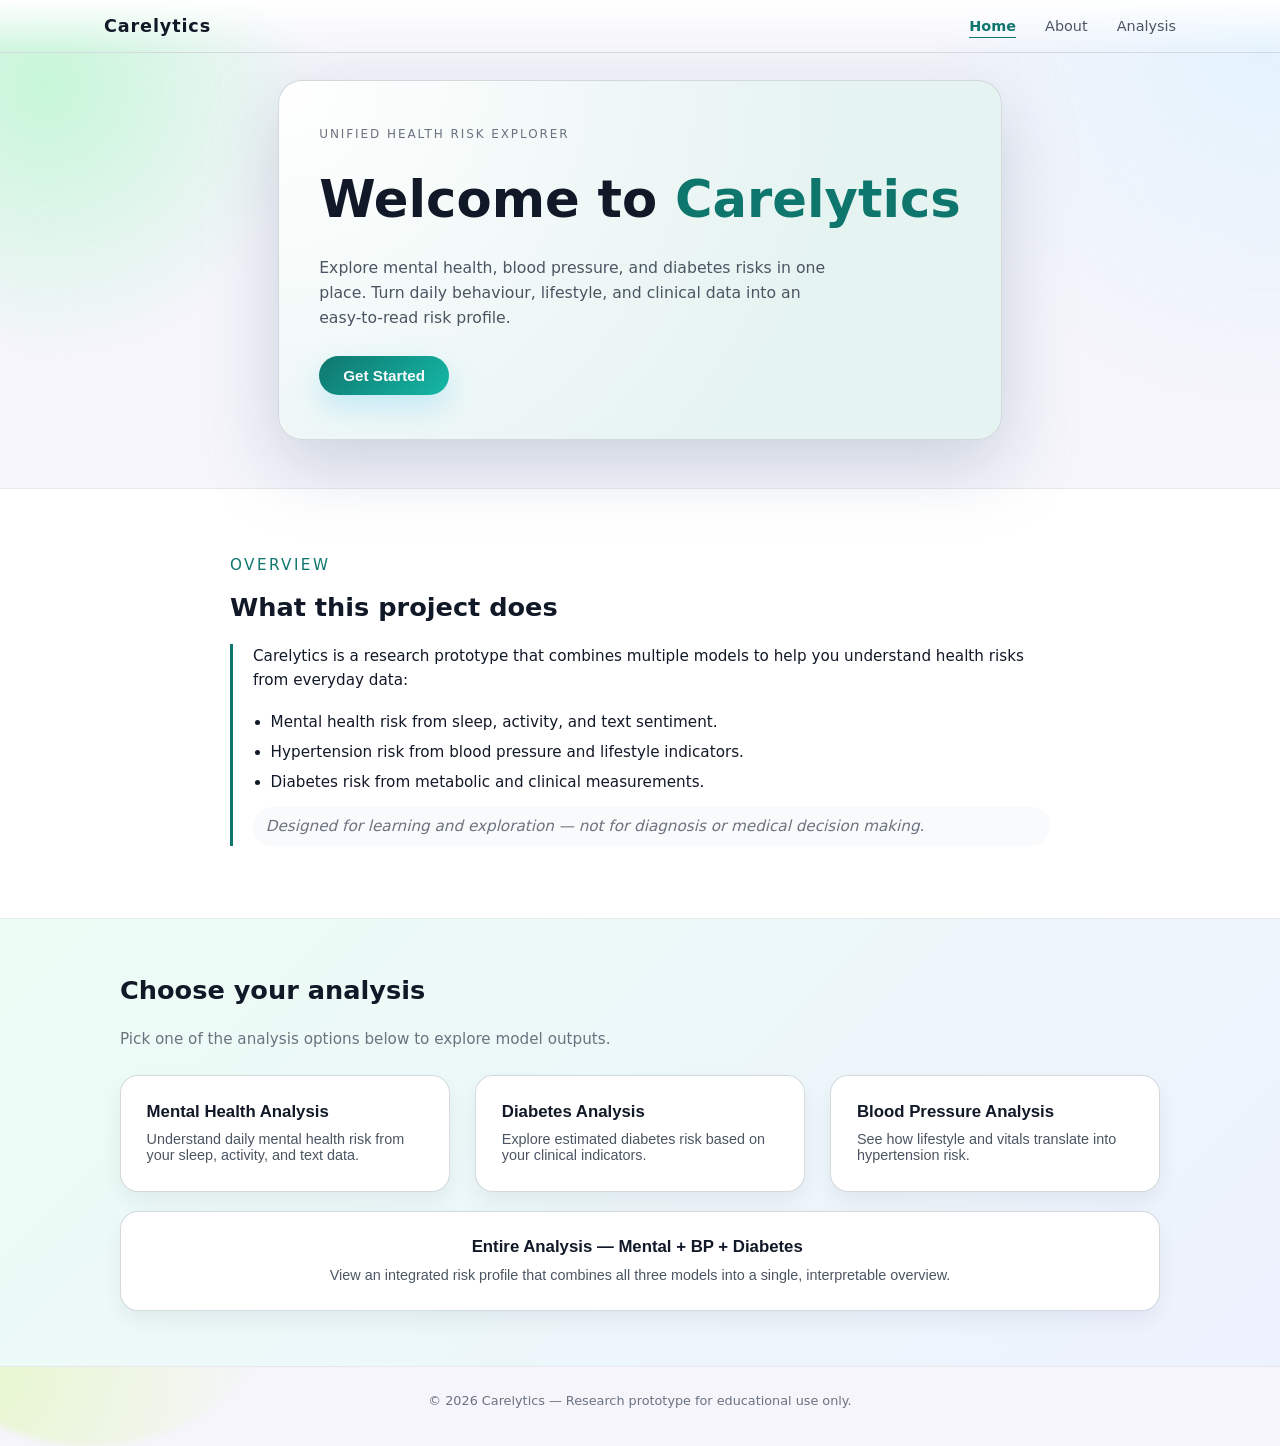
<file: FRONT_END/index.html>
<!doctype html>
<html lang="en">
  <head>
    <meta charset="UTF-8" />
    <meta name="viewport" content="width=device-width, initial-scale=1.0" />
    <title>Carelytics | Home</title>
    <link rel="stylesheet" href="styles_theme2.css" />
    <style>
      /* Home-page micro-interactions shared across themes */
      .scroll-cue {
        margin-top: 1.4rem;
        border: none;
        background: transparent;
        color: #6b7280;
        font-size: 0.78rem;
        letter-spacing: 0.16em;
        text-transform: uppercase;
        cursor: pointer;
        display: inline-flex;
        align-items: center;
        gap: 0.35rem;
        opacity: 0.9;
        transition:
          opacity 0.18s ease,
          transform 0.18s ease;
      }

      .scroll-cue:hover {
        opacity: 1;
        transform: translateY(2px);
      }

      .scroll-arrow {
        font-size: 0.9rem;
      }

      .nav-links a.is-active {
        color: #0f766e;
        font-weight: 600;
      }

      .nav-links a.is-active::after {
        width: 100%;
      }

      .card h3::after {
        content: "";
        display: inline-block;
        margin-left: 0.35rem;
        font-size: 0.85rem;
        opacity: 0;
        transform: translateX(-4px);
        transition:
          opacity 0.18s ease,
          transform 0.18s ease;
      }

      .card:hover h3::after {
        content: "\2192";
        opacity: 1;
        transform: translateX(0);
      }
    </style>
  </head>
  <body>
    <header class="nav">
      <div class="nav-inner">
        <div class="logo">Carelytics</div>
        <nav class="nav-links">
          <a href="#home">Home</a>
          <a href="#about">About</a>
          <a href="#analysis">Analysis</a>
        </nav>
      </div>
    </header>

    <main>
      <!-- Hero / Home section -->
      <section id="home" class="hero">
        <div class="hero-content">
          <p class="eyebrow">Unified Health Risk Explorer</p>
          <h1>Welcome to <span class="highlight">Carelytics</span></h1>
          <p class="subtitle">
            Explore mental health, blood pressure, and diabetes risks in one
            place. Turn daily behaviour, lifestyle, and clinical data into an
            easy-to-read risk profile.
          </p>
          <button class="primary-btn" onclick="scrollToSection('analysis')">
            Get Started
          </button>
        </div>
      </section>

      <!-- Brief intro section -->
      <section id="about" class="section about">
        <div class="section-inner about-inner">
          <p class="about-eyebrow">Overview</p>
          <h2>What this project does</h2>
          <div class="about-body">
            <p>
              Carelytics is a research prototype that combines multiple models
              to help you understand health risks from everyday data:
            </p>
            <ul>
              <li>
                Mental health risk from sleep, activity, and text sentiment.
              </li>
              <li>
                Hypertension risk from blood pressure and lifestyle indicators.
              </li>
              <li>Diabetes risk from metabolic and clinical measurements.</li>
            </ul>
            <p class="note">
              Designed for learning and exploration &mdash; not for diagnosis or
              medical decision making.
            </p>
          </div>
        </div>
      </section>

      <!-- Analysis options section -->
      <section id="analysis" class="section analysis">
        <div class="section-inner">
          <h2>Choose your analysis</h2>
          <p class="section-subtitle">
            Pick one of the analysis options below to explore model outputs.
          </p>

          <div class="card-grid">
            <button class="card" data-target="mental">
              <h3>Mental Health Analysis</h3>
              <p>
                Understand daily mental health risk from your sleep, activity,
                and text data.
              </p>
            </button>

            <button class="card" data-target="diabetes">
              <h3>Diabetes Analysis</h3>
              <p>
                Explore estimated diabetes risk based on your clinical
                indicators.
              </p>
            </button>

            <button class="card" data-target="bp">
              <h3>Blood Pressure Analysis</h3>
              <p>
                See how lifestyle and vitals translate into hypertension risk.
              </p>
            </button>
          </div>

          <div class="full-width-card-wrapper">
            <button class="card full-width" data-target="overall">
              <h3>Entire Analysis &mdash; Mental + BP + Diabetes</h3>
              <p>
                View an integrated risk profile that combines all three models
                into a single, interpretable overview.
              </p>
            </button>
          </div>
        </div>
      </section>
    </main>

    <footer class="footer">
      <p>
        &copy; <span id="year"></span> Carelytics &mdash; Research prototype for
        educational use only.
      </p>
    </footer>

    <script src="script.js"></script>
  </body>
</html>
</file>
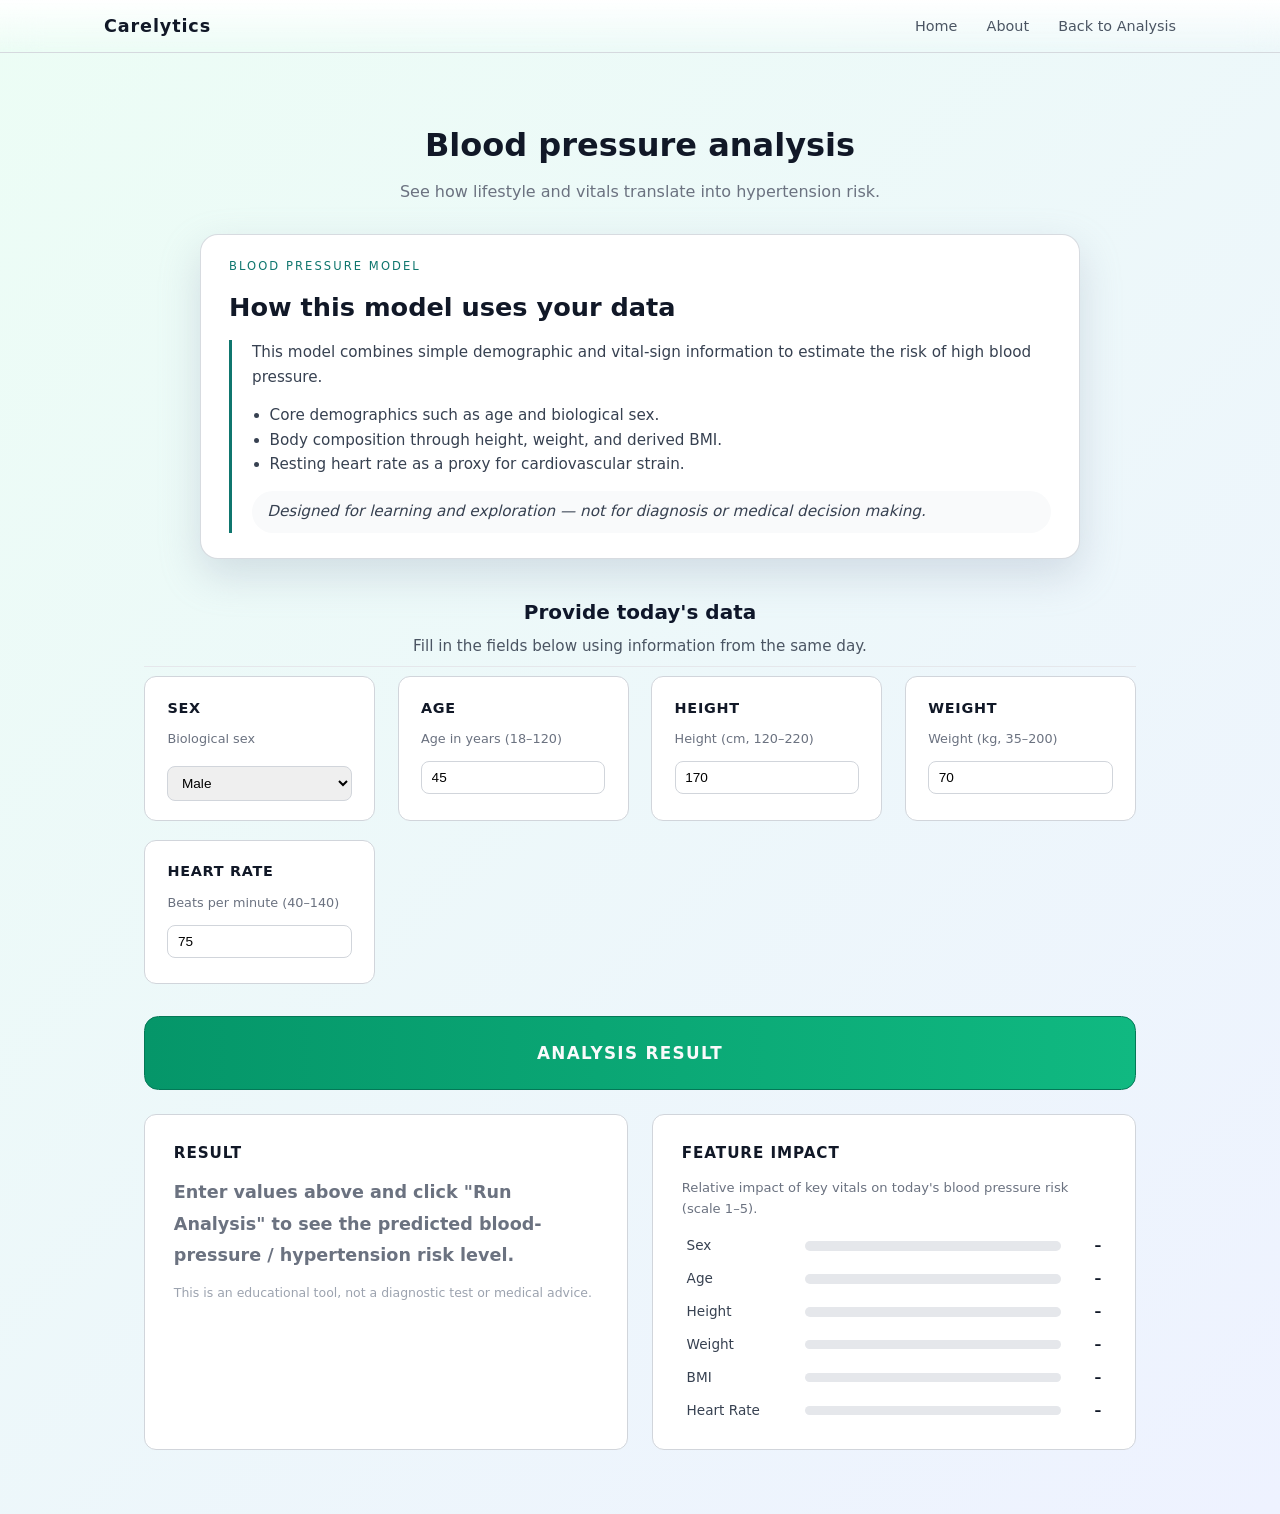
<file: FRONT_END/bp.html>
<!doctype html>
<html lang="en">
  <head>
    <meta charset="UTF-8" />
    <meta name="viewport" content="width=device-width, initial-scale=1.0" />
    <title>Carelytics | Blood Pressure Analysis</title>
    <link rel="stylesheet" href="styles_theme2.css" />
    <style>
      .analysis-page {
        padding-top: 5rem;
        min-height: 100vh;
        background: linear-gradient(135deg, #ecfdf5, #eef2ff);
      }

      .analysis-layout {
        max-width: 1040px;
        margin: 0 auto;
        padding: 2.5rem 1.5rem 4rem;
      }

      .analysis-title-block {
        margin-bottom: 1.8rem;
        text-align: center;
      }

      .analysis-title-block h1 {
        font-size: 2rem;
        font-weight: 700;
        letter-spacing: 0;
        text-transform: none;
        margin-bottom: 0.5rem;
      }

      .analysis-title-subtitle {
        font-size: 1rem;
        color: #6b7280;
      }

      .analysis-intro-block {
        max-width: 880px;
        margin: 0 auto 2.3rem;
        text-align: left;
      }

      .mh-intro-card {
        border-radius: 18px;
        padding: 1.4rem 1.75rem 1.6rem;
        background: #ffffff;
        border: 1px solid rgba(209, 213, 219, 0.85);
        box-shadow: 0 16px 40px rgba(148, 163, 184, 0.32);
      }

      .mh-intro-eyebrow {
        text-transform: uppercase;
        letter-spacing: 0.18em;
        font-size: 0.72rem;
        color: #0f766e;
        margin-bottom: 0.7rem;
      }

      .mh-intro-title {
        font-size: 1.6rem;
        margin: 0 0 0.8rem;
      }

      .mh-intro-body {
        border-left: 3px solid #0f766e;
        padding-left: 1.25rem;
        margin-top: 0.4rem;
      }

      .mh-intro-body p,
      .mh-intro-body li {
        font-size: 0.95rem;
        line-height: 1.6;
        color: #374151;
      }

      .mh-intro-body ul {
        margin: 0.9rem 0 0.6rem;
        padding-left: 1.1rem;
      }

      .mh-intro-note {
        font-size: 0.82rem;
        color: #6b7280;
        margin-top: 0.9rem;
        font-style: italic;
        background: #f9fafb;
        padding: 0.55rem 0.95rem;
        border-radius: 999px;
      }

      .analysis-input-heading {
        margin-top: 1.75rem;
        margin-bottom: 0.6rem;
        padding-bottom: 0.5rem;
        border-bottom: 1px solid #e5e7eb;
        text-align: center;
      }

      .analysis-input-heading h2 {
        margin: 0 0 0.35rem;
        font-size: 1.25rem;
        font-weight: 650;
        color: #0f172a;
      }

      .analysis-input-heading p {
        margin: 0;
        font-size: 0.95rem;
        color: #4b5563;
      }

      .inputs-grid {
        display: grid;
        grid-template-columns: repeat(auto-fit, minmax(200px, 1fr));
        gap: 1.2rem 1.4rem;
        margin-bottom: 2rem;
      }

      .input-card {
        border: 1px solid #d1d5db;
        border-radius: 0.75rem;
        background: #ffffff;
        padding: 1.2rem 1.4rem;
        min-height: 120px;
        display: flex;
        flex-direction: column;
        justify-content: space-between;
        transition:
          box-shadow 0.15s ease,
          transform 0.15s ease,
          border-color 0.15s ease,
          background-color 0.15s ease;
      }

      .input-card-title {
        font-size: 0.9rem;
        font-weight: 600;
        margin-bottom: 0.35rem;
        text-transform: uppercase;
        letter-spacing: 0.05em;
      }

      .input-card small {
        font-size: 0.8rem;
        color: #6b7280;
      }

      .input-card select,
      .input-card input {
        margin-top: 0.65rem;
        padding: 0.5rem 0.6rem;
        border-radius: 0.5rem;
        border: 1px solid #d1d5db;
        font-size: 0.85rem;
        width: 100%;
      }

      .input-card:hover {
        border-color: #0f766e;
        box-shadow: 0 18px 45px rgba(148, 163, 184, 0.55);
        transform: translateY(-4px);
        background: radial-gradient(circle at top left, #ffffff, #e0f2fe 65%);
      }

      .analysis-result-heading {
        text-align: center;
        margin-top: 0.5rem;
        background: linear-gradient(90deg, #059669, #10b981);
        color: #f9fafb;
        border: 1px solid #047857;
        cursor: pointer;
        display: flex;
        align-items: center;
        justify-content: center;
        gap: 0.5rem;
        border-radius: 0.9rem;
        padding: 1.4rem 1.6rem;
        margin-bottom: 1.5rem;
        transition:
          transform 0.1s ease,
          box-shadow 0.1s ease,
          background 0.15s ease;
      }

      .analysis-result-heading h2 {
        margin: 0;
        font-size: 1.05rem;
        letter-spacing: 0.08em;
        text-transform: uppercase;
      }

      .analysis-result-heading:hover {
        transform: translateY(-1px);
        box-shadow: 0 10px 25px rgba(4, 120, 87, 0.25);
        background: linear-gradient(90deg, #10b981, #22c55e);
      }

      .results-grid {
        display: grid;
        grid-template-columns: minmax(0, 2fr) minmax(0, 2fr);
        gap: 1.5rem;
        margin-top: 1.5rem;
      }

      .result-panel {
        border: 1px solid #d1d5db;
        border-radius: 0.75rem;
        background: #ffffff;
        padding: 1.6rem 1.8rem;
        min-height: 200px;
      }

      .result-panel h3 {
        font-size: 0.95rem;
        margin-bottom: 0.75rem;
        text-transform: uppercase;
        letter-spacing: 0.06em;
      }

      .result-placeholder {
        font-size: 0.85rem;
        color: #6b7280;
      }

      /* BP feature impact styling */
      .bp-impact-note {
        font-size: 0.82rem;
        color: #6b7280;
        margin-bottom: 0.9rem;
      }

      .bp-impact-bars {
        display: flex;
        flex-direction: column;
        gap: 0.5rem;
      }

      .bp-impact-row {
        display: grid;
        grid-template-columns: 110px minmax(0, 1fr) 32px;
        align-items: center;
        gap: 0.5rem;
        font-size: 0.85rem;
        padding: 0.1rem 0.3rem;
        border-radius: 0.6rem;
        transition:
          transform 0.15s ease,
          background-color 0.15s ease,
          box-shadow 0.15s ease;
      }

      .bp-impact-row:hover {
        transform: scale(1.02);
        background-color: #f9fafb;
        box-shadow: 0 6px 16px rgba(148, 163, 184, 0.35);
      }

      .bp-impact-label {
        font-weight: 500;
        color: #374151;
      }

      .bp-impact-bar-bg {
        position: relative;
        height: 0.6rem;
        border-radius: 999px;
        background: #e5e7eb;
        overflow: hidden;
        transition: height 0.15s ease;
      }

      .bp-impact-row:hover .bp-impact-bar-bg {
        height: 0.8rem;
      }

      .bp-impact-bar-fill {
        position: absolute;
        inset: 0;
        border-radius: 999px;
        width: 0%;
        transition: width 0.4s ease;
      }

      .bp-impact-bar-fill.score-1 {
        background: #22c55e;
      }

      .bp-impact-bar-fill.score-2 {
        background: linear-gradient(90deg, #22c55e, #eab308);
      }

      .bp-impact-bar-fill.score-3 {
        background: #eab308;
      }

      .bp-impact-bar-fill.score-4 {
        background: linear-gradient(90deg, #eab308, #ef4444);
      }

      .bp-impact-bar-fill.score-5 {
        background: #ef4444;
      }

      .bp-impact-score {
        font-weight: 600;
        color: #111827;
        text-align: right;
      }

      #bp-impact-panel {
        transition:
          transform 0.18s ease,
          box-shadow 0.18s ease,
          border-color 0.18s ease,
          background-color 0.18s ease;
      }

      #bp-impact-panel:hover {
        transform: translateY(-2px) scale(1.01);
        box-shadow: 0 18px 45px rgba(148, 163, 184, 0.45);
        border-color: #c4b5fd;
        background-color: #f9fafb;
      }

      /* Feature impact card risk colouring (aligned with result card) */
      #bp-impact-panel.risk-low {
        background: #ecfdf5;
        border-color: #16a34a;
      }

      #bp-impact-panel.risk-moderate {
        background: #fefce8;
        border-color: #eab308;
      }

      #bp-impact-panel.risk-high {
        background: #fef2f2;
        border-color: #ef4444;
      }

      /* Result risk colouring for blood pressure */
      #bp-result-panel {
        font-size: 1rem;
      }

      #bp-result {
        font-size: 1.1rem;
        line-height: 1.8;
        font-weight: 550;
      }

      .bp-extra {
        font-size: 0.9rem;
        color: #4b5563;
        margin-top: 0.7rem;
      }

      .bp-disclaimer {
        font-size: 0.78rem;
        color: #9ca3af;
        margin-top: 0.6rem;
      }

      #bp-result-panel.risk-low {
        background: #ecfdf5;
        border-color: #16a34a;
        color: #14532d;
      }

      #bp-result-panel.risk-low #bp-result {
        color: #14532d;
      }

      #bp-result-panel.risk-moderate {
        background: #fefce8;
        border-color: #eab308;
        color: #78350f;
      }

      #bp-result-panel.risk-moderate #bp-result {
        color: #78350f;
      }

      #bp-result-panel.risk-high {
        background: #fef2f2;
        border-color: #ef4444;
        color: #7f1d1d;
      }

      #bp-result-panel.risk-high #bp-result {
        color: #7f1d1d;
      }

      @media (max-width: 768px) {
        .analysis-layout {
          padding-inline: 1.25rem;
        }

        .results-grid {
          grid-template-columns: minmax(0, 1fr);
        }
      }
    </style>
  </head>
  <body>
    <header class="nav">
      <div class="nav-inner">
        <div class="logo">Carelytics</div>
        <nav class="nav-links">
          <a href="index.html#home">Home</a>
          <a href="index.html#about">About</a>
          <a href="index.html#analysis">Back to Analysis</a>
        </nav>
      </div>
    </header>

    <main class="analysis-page">
      <section class="analysis-layout">
        <div class="analysis-title-block">
          <h1>Blood pressure analysis</h1>
          <p class="analysis-title-subtitle">
            See how lifestyle and vitals translate into hypertension risk.
          </p>
        </div>

        <div class="analysis-intro-block">
          <div class="mh-intro-card">
            <p class="mh-intro-eyebrow">Blood pressure model</p>
            <h2 class="mh-intro-title">How this model uses your data</h2>
            <div class="mh-intro-body">
              <p>
                This model combines simple demographic and vital-sign
                information to estimate the risk of high blood pressure.
              </p>
              <ul>
                <li>Core demographics such as age and biological sex.</li>
                <li>
                  Body composition through height, weight, and derived BMI.
                </li>
                <li>
                  Resting heart rate as a proxy for cardiovascular strain.
                </li>
              </ul>
              <p class="mh-intro-note">
                Designed for learning and exploration &mdash; not for diagnosis
                or medical decision making.
              </p>
            </div>
          </div>
        </div>

        <div class="analysis-input-heading">
          <h2>Provide today's data</h2>
          <p>Fill in the fields below using information from the same day.</p>
        </div>

        <div class="inputs-grid">
          <div class="input-card" id="bp-sex-card">
            <div>
              <div class="input-card-title">Sex</div>
              <small>Biological sex</small>
            </div>
            <select id="bp-sex">
              <option value="1">Male</option>
              <option value="0">Female</option>
            </select>
          </div>

          <div class="input-card" id="bp-age-card">
            <div>
              <div class="input-card-title">Age</div>
              <small>Age in years (18–120)</small>
            </div>
            <input id="bp-age" type="number" min="18" max="120" value="45" />
            <div class="field-error" id="bp-age-error"></div>
          </div>

          <div class="input-card" id="bp-height-card">
            <div>
              <div class="input-card-title">Height</div>
              <small>Height (cm, 120–220)</small>
            </div>
            <input
              id="bp-height"
              type="number"
              min="120"
              max="220"
              value="170"
            />
            <div class="field-error" id="bp-height-error"></div>
          </div>

          <div class="input-card" id="bp-weight-card">
            <div>
              <div class="input-card-title">Weight</div>
              <small>Weight (kg, 35–200)</small>
            </div>
            <input id="bp-weight" type="number" min="35" max="200" value="70" />
            <div class="field-error" id="bp-weight-error"></div>
          </div>

          <div class="input-card" id="bp-hr-card">
            <div>
              <div class="input-card-title">Heart Rate</div>
              <small>Beats per minute (40–140)</small>
            </div>
            <input id="bp-hr" type="number" min="40" max="140" value="75" />
            <div class="field-error" id="bp-hr-error"></div>
          </div>
        </div>

        <div
          class="analysis-result-heading"
          id="bp-run"
          style="cursor: pointer"
        >
          <h2>Analysis Result</h2>
          <span
            id="bp-status"
            style="margin-left: 0.75rem; font-size: 0.85rem; display: block"
          ></span>
        </div>

        <div class="results-grid">
          <div class="result-panel" id="bp-result-panel">
            <h3>Result</h3>
            <p id="bp-result" class="result-placeholder">
              Enter values above and click "Run Analysis" to see the predicted
              blood-pressure / hypertension risk level.
            </p>
            <p id="bp-extra" class="bp-extra"></p>
            <p class="bp-disclaimer">
              This is an educational tool, not a diagnostic test or medical
              advice.
            </p>
            <button
              id="bp-use-overall"
              type="button"
              style="
                margin-top: 0.9rem;
                padding: 0.5rem 1rem;
                border-radius: 999px;
                border: none;
                background: linear-gradient(90deg, #0f766e, #14b8a6);
                color: #ecfeff;
                font-size: 0.8rem;
                font-weight: 600;
                letter-spacing: 0.08em;
                text-transform: uppercase;
                cursor: pointer;
              "
            >
              Use in overall risk
            </button>
          </div>

          <div class="result-panel" id="bp-impact-panel">
            <h3>Feature Impact</h3>
            <p class="bp-impact-note">
              Relative impact of key vitals on today's blood pressure risk
              (scale 1–5).
            </p>
            <div id="bp-impact-bars" class="bp-impact-bars">
              <div class="bp-impact-row">
                <span class="bp-impact-label">Sex</span>
                <div class="bp-impact-bar-bg">
                  <div class="bp-impact-bar-fill" data-feature="sex"></div>
                </div>
                <span class="bp-impact-score" data-score="sex">–</span>
              </div>
              <div class="bp-impact-row">
                <span class="bp-impact-label">Age</span>
                <div class="bp-impact-bar-bg">
                  <div class="bp-impact-bar-fill" data-feature="age"></div>
                </div>
                <span class="bp-impact-score" data-score="age">–</span>
              </div>
              <div class="bp-impact-row">
                <span class="bp-impact-label">Height</span>
                <div class="bp-impact-bar-bg">
                  <div class="bp-impact-bar-fill" data-feature="height"></div>
                </div>
                <span class="bp-impact-score" data-score="height">–</span>
              </div>
              <div class="bp-impact-row">
                <span class="bp-impact-label">Weight</span>
                <div class="bp-impact-bar-bg">
                  <div class="bp-impact-bar-fill" data-feature="weight"></div>
                </div>
                <span class="bp-impact-score" data-score="weight">–</span>
              </div>
              <div class="bp-impact-row">
                <span class="bp-impact-label">BMI</span>
                <div class="bp-impact-bar-bg">
                  <div class="bp-impact-bar-fill" data-feature="bmi"></div>
                </div>
                <span class="bp-impact-score" data-score="bmi">–</span>
              </div>
              <div class="bp-impact-row">
                <span class="bp-impact-label">Heart Rate</span>
                <div class="bp-impact-bar-bg">
                  <div class="bp-impact-bar-fill" data-feature="hr"></div>
                </div>
                <span class="bp-impact-score" data-score="hr">–</span>
              </div>
            </div>
          </div>
        </div>
      </section>
    </main>
    <script>
      function getQueryParam(name) {
        const params = new URLSearchParams(window.location.search);
        return params.get(name);
      }

      const bpReturnToOverall = getQueryParam("return") === "overall";
      let lastBpResult = null;

      function bpInterpretation(level) {
        const l = String(level || "").toUpperCase();
        if (l === "LOW") {
          return "Model sees low hypertension risk today based on the values you entered.";
        }
        if (l === "MEDIUM") {
          return "Model sees a moderate hypertension risk today; consider monitoring these measurements over time.";
        }
        if (l === "HIGH") {
          return "Model sees a higher hypertension risk today based on several measurements; consider discussing these results with a healthcare professional.";
        }
        return "Model could not clearly classify today's risk level.";
      }

      function bpScoreAge(age) {
        const a = Number(age || 0);
        if (a < 30) return 1;
        if (a < 40) return 2;
        if (a < 55) return 3;
        if (a < 70) return 4;
        return 5;
      }

      function bpScoreBMI(heightCm, weightKg) {
        const h = Number(heightCm || 0) / 100;
        const w = Number(weightKg || 0);
        if (!h || !w) return 0;
        const bmi = w / (h * h);
        if (bmi < 22) return 1;
        if (bmi < 25) return 2;
        if (bmi < 30) return 3;
        if (bmi < 35) return 4;
        return 5;
      }

      function bpScoreHeartRate(hr) {
        const r = Number(hr || 0);
        if (r < 60) return 1;
        if (r < 75) return 2;
        if (r < 90) return 3;
        if (r < 110) return 4;
        return 5;
      }

      function bpScoreSex(sex) {
        const s = Number(sex || 0);
        // 0 = female, 1 = male (slightly higher impact)
        return s === 1 ? 3 : 2;
      }

      function bpScoreHeight(heightCm) {
        const h = Number(heightCm || 0);
        if (!h) return 0;
        if (h >= 160 && h <= 180) return 2;
        if ((h >= 150 && h < 160) || (h > 180 && h <= 190)) return 3;
        if ((h >= 140 && h < 150) || (h > 190 && h <= 200)) return 4;
        return 5;
      }

      function bpScoreWeight(weightKg) {
        const w = Number(weightKg || 0);
        if (!w) return 0;
        if (w < 60) return 2;
        if (w < 75) return 3;
        if (w < 95) return 4;
        return 5;
      }

      function updateBpImpactBars(payload) {
        const age = Number(payload["Age(year)"] || 0);
        const height = Number(payload["Height(cm)"] || 0);
        const weight = Number(payload["Weight(kg)"] || 0);
        const hr = Number(payload["Heart Rate(b/m)"] || 0);
        const sex = Number(payload["Sex(M/F)"] || 0);

        const features = [
          { key: "sex", score: bpScoreSex(sex) },
          { key: "age", score: bpScoreAge(age) },
          { key: "height", score: bpScoreHeight(height) },
          { key: "weight", score: bpScoreWeight(weight) },
          { key: "bmi", score: bpScoreBMI(height, weight) },
          { key: "hr", score: bpScoreHeartRate(hr) },
        ];

        features.forEach(({ key, score }) => {
          const bar = document.querySelector(
            `.bp-impact-bar-fill[data-feature="${key}"]`,
          );
          const scoreLabel = document.querySelector(
            `.bp-impact-score[data-score="${key}"]`,
          );

          if (!bar || !scoreLabel) return;

          bar.classList.remove(
            "score-1",
            "score-2",
            "score-3",
            "score-4",
            "score-5",
          );

          if (!score) {
            bar.style.width = "0%";
            scoreLabel.textContent = "–";
            return;
          }

          const widthPct = (score / 5) * 100;
          bar.style.width = `${widthPct}%`;
          scoreLabel.textContent = `${score}/5`;

          const rounded = Math.min(5, Math.max(1, Math.round(score)));
          bar.classList.add(`score-${rounded}`);
        });
      }

      function clearBpErrors() {
        const fields = [
          { cardId: "bp-age-card", errorId: "bp-age-error" },
          { cardId: "bp-height-card", errorId: "bp-height-error" },
          { cardId: "bp-weight-card", errorId: "bp-weight-error" },
          { cardId: "bp-hr-card", errorId: "bp-hr-error" },
        ];

        fields.forEach(({ cardId, errorId }) => {
          const card = document.getElementById(cardId);
          const err = document.getElementById(errorId);
          if (card) card.classList.remove("has-error");
          if (err) err.textContent = "";
        });
      }

      function validateBpInputs() {
        clearBpErrors();

        const defs = [
          {
            id: "bp-age",
            cardId: "bp-age-card",
            errorId: "bp-age-error",
            label: "Age",
            min: 18,
            max: 120,
          },
          {
            id: "bp-height",
            cardId: "bp-height-card",
            errorId: "bp-height-error",
            label: "Height",
            min: 120,
            max: 220,
          },
          {
            id: "bp-weight",
            cardId: "bp-weight-card",
            errorId: "bp-weight-error",
            label: "Weight",
            min: 35,
            max: 200,
          },
          {
            id: "bp-hr",
            cardId: "bp-hr-card",
            errorId: "bp-hr-error",
            label: "Heart rate",
            min: 40,
            max: 140,
          },
        ];

        let ok = true;

        defs.forEach((f) => {
          const input = document.getElementById(f.id);
          const card = document.getElementById(f.cardId);
          const err = document.getElementById(f.errorId);
          if (!input || !card || !err) return;

          const raw = input.value;
          const val = Number(raw);
          if (!raw) {
            ok = false;
            card.classList.add("has-error");
            err.textContent = `${f.label} is required.`;
            return;
          }
          if (Number.isNaN(val) || val < f.min || val > f.max) {
            ok = false;
            card.classList.add("has-error");
            err.textContent = `${f.label} should be between ${f.min} and ${f.max}.`;
          }
        });

        return ok;
      }

      async function runBpAnalysis() {
        const statusEl = document.getElementById("bp-status");
        const resultEl = document.getElementById("bp-result");
        const extraEl = document.getElementById("bp-extra");
        const panelEl = document.getElementById("bp-result-panel");
        const impactPanelEl = document.getElementById("bp-impact-panel");

        statusEl.textContent = "";
        if (!validateBpInputs()) {
          statusEl.textContent = "Please fix the highlighted inputs.";
          if (extraEl) extraEl.textContent = "";
          return;
        }

        statusEl.textContent = "Running analysis...";
        if (panelEl) {
          panelEl.classList.remove("risk-low", "risk-moderate", "risk-high");
        }
        if (impactPanelEl) {
          impactPanelEl.classList.remove(
            "risk-low",
            "risk-moderate",
            "risk-high",
          );
        }

        const payload = {
          "Sex(M/F)": Number(document.getElementById("bp-sex").value || 0),
          "Age(year)": Number(document.getElementById("bp-age").value || 0),
          "Height(cm)": Number(document.getElementById("bp-height").value || 0),
          "Weight(kg)": Number(document.getElementById("bp-weight").value || 0),
          "Heart Rate(b/m)": Number(
            document.getElementById("bp-hr").value || 0,
          ),
        };

        // Update feature impact bars based on current inputs
        updateBpImpactBars(payload);

        try {
          const resp = await fetch("/api/bp", {
            method: "POST",
            headers: { "Content-Type": "application/json" },
            body: JSON.stringify(payload),
          });

          const data = await resp.json();
          if (!resp.ok) {
            statusEl.textContent = "Error";
            resultEl.textContent = data.error || "Request failed";
            if (extraEl) extraEl.textContent = "";
            return;
          }

          statusEl.textContent = "";
          const probPct = (data.probability * 100).toFixed(2);
          const level = String(data.risk_level || "");
          resultEl.innerHTML = `Estimated hypertension probability: <strong>${probPct}%</strong><br />Risk level today: <strong>${level}</strong> (LOW / MEDIUM / HIGH).`;

          if (extraEl) {
            const interp = bpInterpretation(level);
            extraEl.textContent = `${interp} See the Feature Impact panel on the right to understand which measurements contributed most today.`;
          }

          lastBpResult = data;

          if (panelEl || impactPanelEl) {
            const levelUpper = String(data.risk_level || "").toUpperCase();
            panelEl.classList.remove("risk-low", "risk-moderate", "risk-high");
            if (impactPanelEl) {
              impactPanelEl.classList.remove(
                "risk-low",
                "risk-moderate",
                "risk-high",
              );
            }

            let cls = "";
            if (levelUpper === "LOW") cls = "risk-low";
            else if (levelUpper === "MEDIUM") cls = "risk-moderate";
            else if (levelUpper === "HIGH") cls = "risk-high";

            if (cls) {
              panelEl.classList.add(cls);
              if (impactPanelEl) impactPanelEl.classList.add(cls);
            }
          }
        } catch (err) {
          console.error(err);
          statusEl.textContent = "Error";
          resultEl.textContent = "Could not contact the analysis server.";
        }
      }

      function initBpOverallIntegration() {
        const btn = document.getElementById("bp-use-overall");
        if (!btn) return;

        if (!bpReturnToOverall) {
          btn.style.display = "none";
          return;
        }

        btn.addEventListener("click", () => {
          if (!lastBpResult) {
            alert("Please run the BP analysis first.");
            return;
          }
          localStorage.setItem(
            "overall_bp_result",
            JSON.stringify(lastBpResult),
          );
          window.location.href = "overall.html";
        });
      }

      document
        .getElementById("bp-run")
        .addEventListener("click", runBpAnalysis);

      window.addEventListener("DOMContentLoaded", initBpOverallIntegration);
    </script>
  </body>
</html>
</file>
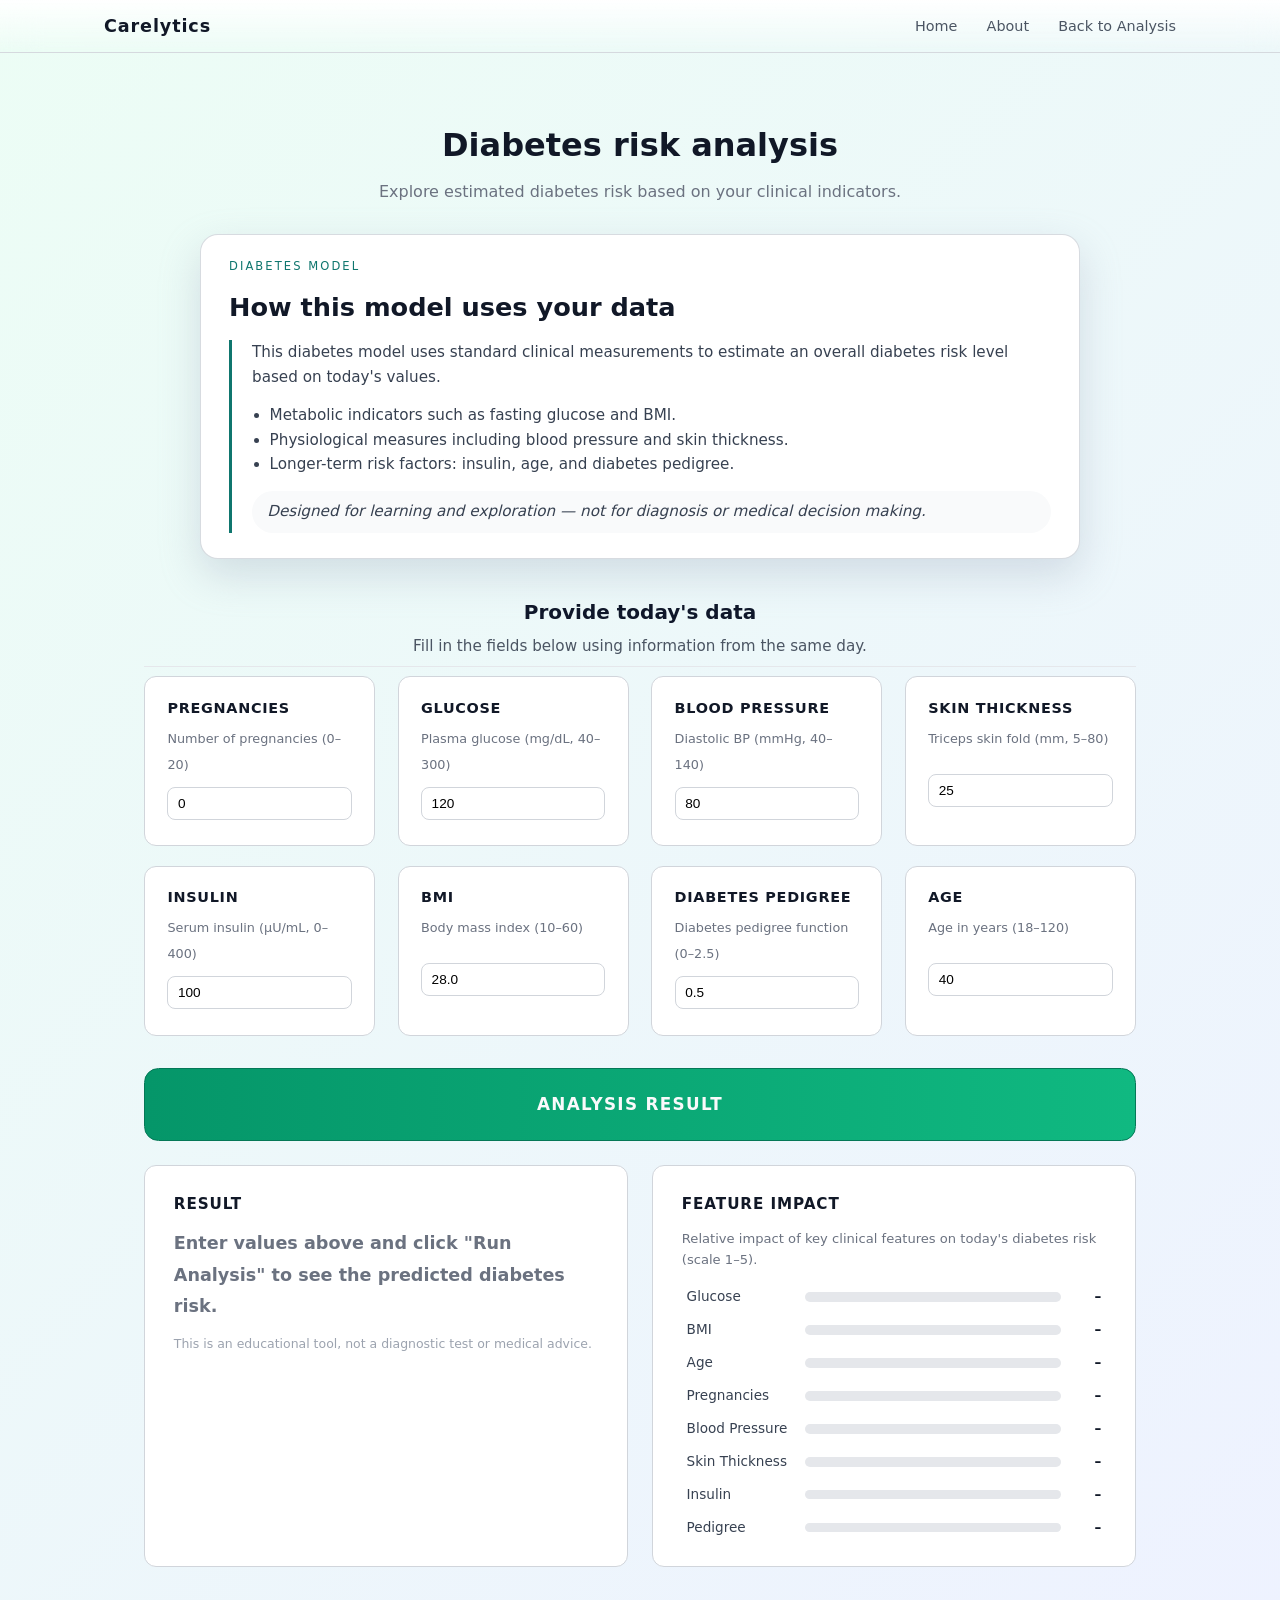
<file: FRONT_END/diabetes.html>
<!doctype html>
<html lang="en">
  <head>
    <meta charset="UTF-8" />
    <meta name="viewport" content="width=device-width, initial-scale=1.0" />
    <title>Carelytics | Diabetes Analysis</title>
    <link rel="stylesheet" href="styles_theme2.css" />
    <style>
      .analysis-page {
        padding-top: 5rem;
        min-height: 100vh;
        background: linear-gradient(135deg, #ecfdf5, #eef2ff);
      }

      .analysis-layout {
        max-width: 1040px;
        margin: 0 auto;
        padding: 2.5rem 1.5rem 4rem;
      }

      .analysis-title-block {
        margin-bottom: 1.8rem;
        text-align: center;
      }

      .analysis-title-block h1 {
        font-size: 2rem;
        font-weight: 700;
        letter-spacing: 0;
        text-transform: none;
        margin-bottom: 0.5rem;
      }

      .analysis-title-subtitle {
        font-size: 1rem;
        color: #6b7280;
      }

      .analysis-intro-block {
        max-width: 880px;
        margin: 0 auto 2.3rem;
        text-align: left;
      }

      .mh-intro-card {
        border-radius: 18px;
        padding: 1.4rem 1.75rem 1.6rem;
        background: #ffffff;
        border: 1px solid rgba(209, 213, 219, 0.85);
        box-shadow: 0 16px 40px rgba(148, 163, 184, 0.32);
      }

      .mh-intro-eyebrow {
        text-transform: uppercase;
        letter-spacing: 0.18em;
        font-size: 0.72rem;
        color: #0f766e;
        margin-bottom: 0.7rem;
      }

      .mh-intro-title {
        font-size: 1.6rem;
        margin: 0 0 0.8rem;
      }

      .mh-intro-body {
        border-left: 3px solid #0f766e;
        padding-left: 1.25rem;
        margin-top: 0.4rem;
      }

      .mh-intro-body p,
      .mh-intro-body li {
        font-size: 0.95rem;
        line-height: 1.6;
        color: #374151;
      }

      .mh-intro-body ul {
        margin: 0.9rem 0 0.6rem;
        padding-left: 1.1rem;
      }

      .mh-intro-note {
        font-size: 0.82rem;
        color: #6b7280;
        margin-top: 0.9rem;
        font-style: italic;
        background: #f9fafb;
        padding: 0.55rem 0.95rem;
        border-radius: 999px;
      }

      .analysis-input-heading {
        margin-top: 1.75rem;
        margin-bottom: 0.6rem;
        padding-bottom: 0.5rem;
        border-bottom: 1px solid #e5e7eb;
        text-align: center;
      }

      .analysis-input-heading h2 {
        margin: 0 0 0.35rem;
        font-size: 1.25rem;
        font-weight: 650;
        color: #0f172a;
      }

      .analysis-input-heading p {
        margin: 0;
        font-size: 0.95rem;
        color: #4b5563;
      }

      .inputs-grid {
        display: grid;
        grid-template-columns: repeat(auto-fit, minmax(200px, 1fr));
        gap: 1.2rem 1.4rem;
        margin-bottom: 2rem;
      }

      .input-card {
        border: 1px solid #d1d5db;
        border-radius: 0.75rem;
        background: #ffffff;
        padding: 1.2rem 1.4rem;
        min-height: 120px;
        display: flex;
        flex-direction: column;
        justify-content: space-between;
        transition:
          box-shadow 0.15s ease,
          transform 0.15s ease,
          border-color 0.15s ease,
          background-color 0.15s ease;
      }

      .input-card-title {
        font-size: 0.9rem;
        font-weight: 600;
        margin-bottom: 0.35rem;
        text-transform: uppercase;
        letter-spacing: 0.05em;
      }

      .input-card small {
        font-size: 0.8rem;
        color: #6b7280;
      }

      .input-card select,
      .input-card input {
        margin-top: 0.65rem;
        padding: 0.5rem 0.6rem;
        border-radius: 0.5rem;
        border: 1px solid #d1d5db;
        font-size: 0.85rem;
        width: 100%;
      }

      .input-card:hover {
        border-color: #0f766e;
        box-shadow: 0 18px 45px rgba(148, 163, 184, 0.55);
        transform: translateY(-4px);
        background: radial-gradient(circle at top left, #ffffff, #e0f2fe 65%);
      }

      .analysis-result-heading {
        text-align: center;
        margin-top: 0.5rem;
        background: linear-gradient(90deg, #059669, #10b981);
        color: #f9fafb;
        border: 1px solid #047857;
        cursor: pointer;
        display: flex;
        align-items: center;
        justify-content: center;
        gap: 0.5rem;
        border-radius: 0.9rem;
        padding: 1.4rem 1.6rem;
        margin-bottom: 1.5rem;
        transition:
          transform 0.1s ease,
          box-shadow 0.1s ease,
          background 0.15s ease;
      }

      .analysis-result-heading h2 {
        margin: 0;
        font-size: 1.05rem;
        letter-spacing: 0.08em;
        text-transform: uppercase;
      }

      .analysis-result-heading:hover {
        transform: translateY(-1px);
        box-shadow: 0 10px 25px rgba(4, 120, 87, 0.25);
        background: linear-gradient(90deg, #10b981, #22c55e);
      }

      .results-grid {
        display: grid;
        grid-template-columns: minmax(0, 2fr) minmax(0, 2fr);
        gap: 1.5rem;
        margin-top: 1.5rem;
      }

      .result-panel {
        border: 1px solid #d1d5db;
        border-radius: 0.75rem;
        background: #ffffff;
        padding: 1.6rem 1.8rem;
        min-height: 200px;
      }

      .result-panel h3 {
        font-size: 0.95rem;
        margin-bottom: 0.75rem;
        text-transform: uppercase;
        letter-spacing: 0.06em;
      }

      .result-placeholder {
        font-size: 0.85rem;
        color: #6b7280;
      }

      .diab-extra {
        font-size: 0.9rem;
        color: #4b5563;
        margin-top: 0.7rem;
      }

      .diab-disclaimer {
        font-size: 0.78rem;
        color: #9ca3af;
        margin-top: 0.6rem;
      }

      /* Diabetes feature impact styling */
      .diab-impact-note {
        font-size: 0.82rem;
        color: #6b7280;
        margin-bottom: 0.9rem;
      }

      .diab-impact-bars {
        display: flex;
        flex-direction: column;
        gap: 0.5rem;
      }

      .diab-impact-row {
        display: grid;
        grid-template-columns: 110px minmax(0, 1fr) 32px;
        align-items: center;
        gap: 0.5rem;
        font-size: 0.85rem;
        padding: 0.1rem 0.3rem;
        border-radius: 0.6rem;
        transition:
          transform 0.15s ease,
          background-color 0.15s ease,
          box-shadow 0.15s ease;
      }

      .diab-impact-row:hover {
        transform: scale(1.02);
        background-color: #f9fafb;
        box-shadow: 0 6px 16px rgba(148, 163, 184, 0.35);
      }

      .diab-impact-label {
        font-weight: 500;
        color: #374151;
      }

      .diab-impact-bar-bg {
        position: relative;
        height: 0.6rem;
        border-radius: 999px;
        background: #e5e7eb;
        overflow: hidden;
        transition: height 0.15s ease;
      }

      .diab-impact-row:hover .diab-impact-bar-bg {
        height: 0.8rem;
      }

      .diab-impact-bar-fill {
        position: absolute;
        inset: 0;
        border-radius: 999px;
        width: 0%;
        transition: width 0.4s ease;
      }

      .diab-impact-bar-fill.score-1 {
        background: #22c55e;
      }

      .diab-impact-bar-fill.score-2 {
        background: linear-gradient(90deg, #22c55e, #eab308);
      }

      .diab-impact-bar-fill.score-3 {
        background: #eab308;
      }

      .diab-impact-bar-fill.score-4 {
        background: linear-gradient(90deg, #eab308, #ef4444);
      }

      .diab-impact-bar-fill.score-5 {
        background: #ef4444;
      }

      .diab-impact-score {
        font-weight: 600;
        color: #111827;
        text-align: right;
      }

      #diab-impact-panel {
        transition:
          transform 0.18s ease,
          box-shadow 0.18s ease,
          border-color 0.18s ease,
          background-color 0.18s ease;
      }

      #diab-impact-panel:hover {
        transform: translateY(-2px) scale(1.01);
        box-shadow: 0 18px 45px rgba(148, 163, 184, 0.45);
        border-color: #c4b5fd;
        background-color: #f9fafb;
      }

      /* Feature impact card risk colouring (aligned with result card) */
      #diab-impact-panel.risk-low {
        background: #ecfdf5;
        border-color: #16a34a;
      }

      #diab-impact-panel.risk-moderate {
        background: #fefce8;
        border-color: #eab308;
      }

      #diab-impact-panel.risk-high {
        background: #fef2f2;
        border-color: #ef4444;
      }

      /* Result risk colouring for diabetes */
      #diab-result-panel {
        font-size: 1rem;
      }

      #diab-result {
        font-size: 1.1rem;
        line-height: 1.8;
        font-weight: 550;
      }

      #diab-result-panel.risk-low {
        background: #ecfdf5;
        border-color: #16a34a;
        color: #14532d;
      }

      #diab-result-panel.risk-low #diab-result {
        color: #14532d;
      }

      #diab-result-panel.risk-moderate {
        background: #fefce8;
        border-color: #eab308;
        color: #78350f;
      }

      #diab-result-panel.risk-moderate #diab-result {
        color: #78350f;
      }

      #diab-result-panel.risk-high {
        background: #fef2f2;
        border-color: #ef4444;
        color: #7f1d1d;
      }

      #diab-result-panel.risk-high #diab-result {
        color: #7f1d1d;
      }

      @media (max-width: 768px) {
        .analysis-layout {
          padding-inline: 1.25rem;
        }

        .results-grid {
          grid-template-columns: minmax(0, 1fr);
        }
      }
    </style>
  </head>
  <body>
    <header class="nav">
      <div class="nav-inner">
        <div class="logo">Carelytics</div>
        <nav class="nav-links">
          <a href="index.html#home">Home</a>
          <a href="index.html#about">About</a>
          <a href="index.html#analysis">Back to Analysis</a>
        </nav>
      </div>
    </header>

    <main class="analysis-page">
      <section class="analysis-layout">
        <div class="analysis-title-block">
          <h1>Diabetes risk analysis</h1>
          <p class="analysis-title-subtitle">
            Explore estimated diabetes risk based on your clinical indicators.
          </p>
        </div>

        <div class="analysis-intro-block">
          <div class="mh-intro-card">
            <p class="mh-intro-eyebrow">Diabetes model</p>
            <h2 class="mh-intro-title">How this model uses your data</h2>
            <div class="mh-intro-body">
              <p>
                This diabetes model uses standard clinical measurements to
                estimate an overall diabetes risk level based on today's values.
              </p>
              <ul>
                <li>Metabolic indicators such as fasting glucose and BMI.</li>
                <li>
                  Physiological measures including blood pressure and skin
                  thickness.
                </li>
                <li>
                  Longer-term risk factors: insulin, age, and diabetes pedigree.
                </li>
              </ul>
              <p class="mh-intro-note">
                Designed for learning and exploration &mdash; not for diagnosis
                or medical decision making.
              </p>
            </div>
          </div>
        </div>

        <div class="analysis-input-heading">
          <h2>Provide today's data</h2>
          <p>Fill in the fields below using information from the same day.</p>
        </div>

        <div class="inputs-grid">
          <div class="input-card" id="diab-pregnancies-card">
            <div>
              <div class="input-card-title">Pregnancies</div>
              <small>Number of pregnancies (0–20)</small>
            </div>
            <input
              id="diab-pregnancies"
              type="number"
              min="0"
              max="20"
              step="1"
              value="0"
            />
            <div class="field-error" id="diab-pregnancies-error"></div>
          </div>

          <div class="input-card" id="diab-glucose-card">
            <div>
              <div class="input-card-title">Glucose</div>
              <small>Plasma glucose (mg/dL, 40–300)</small>
            </div>
            <input
              id="diab-glucose"
              type="number"
              min="40"
              max="300"
              step="1"
              value="120"
            />
            <div class="field-error" id="diab-glucose-error"></div>
          </div>

          <div class="input-card" id="diab-bp-card">
            <div>
              <div class="input-card-title">Blood Pressure</div>
              <small>Diastolic BP (mmHg, 40–140)</small>
            </div>
            <input
              id="diab-bp"
              type="number"
              min="40"
              max="140"
              step="1"
              value="80"
            />
            <div class="field-error" id="diab-bp-error"></div>
          </div>

          <div class="input-card" id="diab-skin-card">
            <div>
              <div class="input-card-title">Skin Thickness</div>
              <small>Triceps skin fold (mm, 5–80)</small>
            </div>
            <input
              id="diab-skin"
              type="number"
              min="5"
              max="80"
              step="1"
              value="25"
            />
            <div class="field-error" id="diab-skin-error"></div>
          </div>

          <div class="input-card" id="diab-insulin-card">
            <div>
              <div class="input-card-title">Insulin</div>
              <small>Serum insulin (μU/mL, 0–400)</small>
            </div>
            <input
              id="diab-insulin"
              type="number"
              min="0"
              max="400"
              step="1"
              value="100"
            />
            <div class="field-error" id="diab-insulin-error"></div>
          </div>

          <div class="input-card" id="diab-bmi-card">
            <div>
              <div class="input-card-title">BMI</div>
              <small>Body mass index (10–60)</small>
            </div>
            <input
              id="diab-bmi"
              type="number"
              min="10"
              max="60"
              step="0.1"
              value="28.0"
            />
            <div class="field-error" id="diab-bmi-error"></div>
          </div>

          <div class="input-card" id="diab-dpf-card">
            <div>
              <div class="input-card-title">Diabetes Pedigree</div>
              <small>Diabetes pedigree function (0–2.5)</small>
            </div>
            <input
              id="diab-dpf"
              type="number"
              min="0"
              max="2.5"
              step="0.01"
              value="0.5"
            />
            <div class="field-error" id="diab-dpf-error"></div>
          </div>

          <div class="input-card" id="diab-age-card">
            <div>
              <div class="input-card-title">Age</div>
              <small>Age in years (18–120)</small>
            </div>
            <input id="diab-age" type="number" min="18" max="120" value="40" />
            <div class="field-error" id="diab-age-error"></div>
          </div>
        </div>

        <div
          class="analysis-result-heading"
          id="diab-run"
          style="cursor: pointer"
        >
          <h2>Analysis Result</h2>
          <span
            id="diab-status"
            style="margin-left: 0.75rem; font-size: 0.85rem; display: block"
          ></span>
        </div>

        <div class="results-grid">
          <div class="result-panel" id="diab-result-panel">
            <h3>Result</h3>
            <p id="diab-result" class="result-placeholder">
              Enter values above and click "Run Analysis" to see the predicted
              diabetes risk.
            </p>
            <p id="diab-extra" class="diab-extra"></p>
            <p class="diab-disclaimer">
              This is an educational tool, not a diagnostic test or medical
              advice.
            </p>
            <button
              id="diab-use-overall"
              type="button"
              style="
                margin-top: 0.9rem;
                padding: 0.5rem 1rem;
                border-radius: 999px;
                border: none;
                background: linear-gradient(90deg, #0f766e, #14b8a6);
                color: #ecfeff;
                font-size: 0.8rem;
                font-weight: 600;
                letter-spacing: 0.08em;
                text-transform: uppercase;
                cursor: pointer;
              "
            >
              Use in overall risk
            </button>
          </div>

          <div class="result-panel" id="diab-impact-panel">
            <h3>Feature Impact</h3>
            <p class="diab-impact-note">
              Relative impact of key clinical features on today's diabetes risk
              (scale 1–5).
            </p>
            <div id="diab-impact-bars" class="diab-impact-bars">
              <div class="diab-impact-row">
                <span class="diab-impact-label">Glucose</span>
                <div class="diab-impact-bar-bg">
                  <div
                    class="diab-impact-bar-fill"
                    data-feature="glucose"
                  ></div>
                </div>
                <span class="diab-impact-score" data-score="glucose">–</span>
              </div>
              <div class="diab-impact-row">
                <span class="diab-impact-label">BMI</span>
                <div class="diab-impact-bar-bg">
                  <div class="diab-impact-bar-fill" data-feature="bmi"></div>
                </div>
                <span class="diab-impact-score" data-score="bmi">–</span>
              </div>
              <div class="diab-impact-row">
                <span class="diab-impact-label">Age</span>
                <div class="diab-impact-bar-bg">
                  <div class="diab-impact-bar-fill" data-feature="age"></div>
                </div>
                <span class="diab-impact-score" data-score="age">–</span>
              </div>
              <div class="diab-impact-row">
                <span class="diab-impact-label">Pregnancies</span>
                <div class="diab-impact-bar-bg">
                  <div
                    class="diab-impact-bar-fill"
                    data-feature="pregnancies"
                  ></div>
                </div>
                <span class="diab-impact-score" data-score="pregnancies"
                  >–</span
                >
              </div>
              <div class="diab-impact-row">
                <span class="diab-impact-label">Blood Pressure</span>
                <div class="diab-impact-bar-bg">
                  <div class="diab-impact-bar-fill" data-feature="bp"></div>
                </div>
                <span class="diab-impact-score" data-score="bp">–</span>
              </div>
              <div class="diab-impact-row">
                <span class="diab-impact-label">Skin Thickness</span>
                <div class="diab-impact-bar-bg">
                  <div class="diab-impact-bar-fill" data-feature="skin"></div>
                </div>
                <span class="diab-impact-score" data-score="skin">–</span>
              </div>
              <div class="diab-impact-row">
                <span class="diab-impact-label">Insulin</span>
                <div class="diab-impact-bar-bg">
                  <div
                    class="diab-impact-bar-fill"
                    data-feature="insulin"
                  ></div>
                </div>
                <span class="diab-impact-score" data-score="insulin">–</span>
              </div>
              <div class="diab-impact-row">
                <span class="diab-impact-label">Pedigree</span>
                <div class="diab-impact-bar-bg">
                  <div class="diab-impact-bar-fill" data-feature="dpf"></div>
                </div>
                <span class="diab-impact-score" data-score="dpf">–</span>
              </div>
            </div>
          </div>
        </div>
      </section>
    </main>
    <script>
      function getQueryParam(name) {
        const params = new URLSearchParams(window.location.search);
        return params.get(name);
      }

      const diabReturnToOverall = getQueryParam("return") === "overall";
      let lastDiabResult = null;

      function diabInterpretation(level) {
        const l = String(level || "").toUpperCase();
        if (l === "LOW") {
          return "Model sees low diabetes risk today based on the values you entered.";
        }
        if (l === "MEDIUM") {
          return "Model sees a moderate diabetes risk today; consider monitoring these measurements over time.";
        }
        if (l === "HIGH") {
          return "Model sees a higher diabetes risk today based on several measurements; consider discussing these results with a healthcare professional.";
        }
        return "Model could not clearly classify today's risk level.";
      }

      function diabScoreGlucose(glucose) {
        const g = Number(glucose || 0);
        if (g <= 90) return 1;
        if (g <= 110) return 2;
        if (g <= 125) return 3;
        if (g <= 160) return 4;
        return 5;
      }

      function diabScoreBMI(bmi) {
        const b = Number(bmi || 0);
        if (b < 22) return 1;
        if (b < 25) return 2;
        if (b < 30) return 3;
        if (b < 35) return 4;
        return 5;
      }

      function diabScoreAge(age) {
        const a = Number(age || 0);
        if (a < 30) return 1;
        if (a < 40) return 2;
        if (a < 50) return 3;
        if (a < 60) return 4;
        return 5;
      }

      function diabScorePregnancies(p) {
        const n = Number(p || 0);
        if (n === 0) return 1;
        if (n <= 2) return 2;
        if (n <= 5) return 3;
        if (n <= 8) return 4;
        return 5;
      }

      function diabScoreBP(bp) {
        const b = Number(bp || 0);
        if (b < 70) return 1;
        if (b < 80) return 2;
        if (b < 90) return 3;
        if (b < 100) return 4;
        return 5;
      }

      function diabScoreSkin(skin) {
        const s = Number(skin || 0);
        if (s < 15) return 1;
        if (s < 25) return 2;
        if (s < 35) return 3;
        if (s < 45) return 4;
        return 5;
      }

      function diabScoreInsulin(ins) {
        const i = Number(ins || 0);
        if (i < 80) return 1;
        if (i < 120) return 2;
        if (i < 180) return 3;
        if (i < 250) return 4;
        return 5;
      }

      function diabScoreDPF(dpf) {
        const v = Number(dpf || 0);
        if (v < 0.3) return 1;
        if (v < 0.6) return 2;
        if (v < 0.9) return 3;
        if (v < 1.2) return 4;
        return 5;
      }

      function updateDiabImpactBars(payload) {
        const glucose = Number(payload.Glucose || 0);
        const bmi = Number(payload.BMI || 0);
        const age = Number(payload.Age || 0);
        const pregnancies = Number(payload.Pregnancies || 0);
        const bp = Number(payload.BloodPressure || 0);
        const skin = Number(payload.SkinThickness || 0);
        const insulin = Number(payload.Insulin || 0);
        const dpf = Number(payload.DiabetesPedigreeFunction || 0);

        const features = [
          { key: "glucose", score: diabScoreGlucose(glucose) },
          { key: "bmi", score: diabScoreBMI(bmi) },
          { key: "age", score: diabScoreAge(age) },
          { key: "pregnancies", score: diabScorePregnancies(pregnancies) },
          { key: "bp", score: diabScoreBP(bp) },
          { key: "skin", score: diabScoreSkin(skin) },
          { key: "insulin", score: diabScoreInsulin(insulin) },
          { key: "dpf", score: diabScoreDPF(dpf) },
        ];

        features.forEach(({ key, score }) => {
          const bar = document.querySelector(
            `.diab-impact-bar-fill[data-feature="${key}"]`,
          );
          const scoreLabel = document.querySelector(
            `.diab-impact-score[data-score="${key}"]`,
          );

          if (!bar || !scoreLabel) return;

          bar.classList.remove(
            "score-1",
            "score-2",
            "score-3",
            "score-4",
            "score-5",
          );

          if (!score) {
            bar.style.width = "0%";
            scoreLabel.textContent = "–";
            return;
          }

          const widthPct = (score / 5) * 100;
          bar.style.width = `${widthPct}%`;
          scoreLabel.textContent = `${score}/5`;

          const rounded = Math.min(5, Math.max(1, Math.round(score)));
          bar.classList.add(`score-${rounded}`);
        });
      }

      function clearDiabErrors() {
        const fields = [
          {
            cardId: "diab-pregnancies-card",
            errorId: "diab-pregnancies-error",
          },
          { cardId: "diab-glucose-card", errorId: "diab-glucose-error" },
          { cardId: "diab-bp-card", errorId: "diab-bp-error" },
          { cardId: "diab-skin-card", errorId: "diab-skin-error" },
          { cardId: "diab-insulin-card", errorId: "diab-insulin-error" },
          { cardId: "diab-bmi-card", errorId: "diab-bmi-error" },
          { cardId: "diab-dpf-card", errorId: "diab-dpf-error" },
          { cardId: "diab-age-card", errorId: "diab-age-error" },
        ];

        fields.forEach(({ cardId, errorId }) => {
          const card = document.getElementById(cardId);
          const err = document.getElementById(errorId);
          if (card) card.classList.remove("has-error");
          if (err) err.textContent = "";
        });
      }

      function validateDiabInputs() {
        clearDiabErrors();

        const defs = [
          {
            id: "diab-pregnancies",
            cardId: "diab-pregnancies-card",
            errorId: "diab-pregnancies-error",
            label: "Pregnancies",
            min: 0,
            max: 20,
          },
          {
            id: "diab-glucose",
            cardId: "diab-glucose-card",
            errorId: "diab-glucose-error",
            label: "Glucose",
            min: 40,
            max: 300,
          },
          {
            id: "diab-bp",
            cardId: "diab-bp-card",
            errorId: "diab-bp-error",
            label: "Blood pressure",
            min: 40,
            max: 140,
          },
          {
            id: "diab-skin",
            cardId: "diab-skin-card",
            errorId: "diab-skin-error",
            label: "Skin thickness",
            min: 5,
            max: 80,
          },
          {
            id: "diab-insulin",
            cardId: "diab-insulin-card",
            errorId: "diab-insulin-error",
            label: "Insulin",
            min: 0,
            max: 400,
          },
          {
            id: "diab-bmi",
            cardId: "diab-bmi-card",
            errorId: "diab-bmi-error",
            label: "BMI",
            min: 10,
            max: 60,
          },
          {
            id: "diab-dpf",
            cardId: "diab-dpf-card",
            errorId: "diab-dpf-error",
            label: "Diabetes pedigree",
            min: 0,
            max: 2.5,
          },
          {
            id: "diab-age",
            cardId: "diab-age-card",
            errorId: "diab-age-error",
            label: "Age",
            min: 18,
            max: 120,
          },
        ];

        let ok = true;

        defs.forEach((f) => {
          const input = document.getElementById(f.id);
          const card = document.getElementById(f.cardId);
          const err = document.getElementById(f.errorId);
          if (!input || !card || !err) return;

          const raw = input.value;
          const val = Number(raw);
          if (!raw) {
            ok = false;
            card.classList.add("has-error");
            err.textContent = `${f.label} is required.`;
            return;
          }
          if (Number.isNaN(val) || val < f.min || val > f.max) {
            ok = false;
            card.classList.add("has-error");
            err.textContent = `${f.label} should be between ${f.min} and ${f.max}.`;
          }
        });

        return ok;
      }

      async function runDiabetesAnalysis() {
        const statusEl = document.getElementById("diab-status");
        const resultEl = document.getElementById("diab-result");
        const extraEl = document.getElementById("diab-extra");
        const panelEl = document.getElementById("diab-result-panel");
        const impactPanelEl = document.getElementById("diab-impact-panel");

        statusEl.textContent = "";
        if (!validateDiabInputs()) {
          statusEl.textContent = "Please fix the highlighted inputs.";
          if (extraEl) extraEl.textContent = "";
          return;
        }

        statusEl.textContent = "Running analysis...";
        if (panelEl) {
          panelEl.classList.remove("risk-low", "risk-moderate", "risk-high");
        }
        if (impactPanelEl) {
          impactPanelEl.classList.remove(
            "risk-low",
            "risk-moderate",
            "risk-high",
          );
        }

        const payload = {
          Pregnancies: Number(
            document.getElementById("diab-pregnancies").value || 0,
          ),
          Glucose: Number(document.getElementById("diab-glucose").value || 0),
          BloodPressure: Number(document.getElementById("diab-bp").value || 0),
          SkinThickness: Number(
            document.getElementById("diab-skin").value || 0,
          ),
          Insulin: Number(document.getElementById("diab-insulin").value || 0),
          BMI: Number(document.getElementById("diab-bmi").value || 0),
          DiabetesPedigreeFunction: Number(
            document.getElementById("diab-dpf").value || 0,
          ),
          Age: Number(document.getElementById("diab-age").value || 0),
        };

        // Update feature impact bars based on current inputs
        updateDiabImpactBars(payload);

        try {
          const resp = await fetch("/api/diabetes", {
            method: "POST",
            headers: { "Content-Type": "application/json" },
            body: JSON.stringify(payload),
          });

          const data = await resp.json();
          if (!resp.ok) {
            statusEl.textContent = "Error";
            resultEl.textContent = data.error || "Request failed";
            if (extraEl) extraEl.textContent = "";
            return;
          }

          statusEl.textContent = "";
          const probPct = (data.probability * 100).toFixed(2);
          const level = String(data.risk_level || "");
          resultEl.innerHTML = `Estimated diabetes probability: <strong>${probPct}%</strong><br />Risk level today: <strong>${level}</strong> (LOW / MEDIUM / HIGH).`;

          if (extraEl) {
            const interp = diabInterpretation(level);
            extraEl.textContent = `${interp} See the Feature Impact panel on the right to understand which measurements contributed most today.`;
          }

          lastDiabResult = data;

          if (panelEl || impactPanelEl) {
            const levelUpper = String(data.risk_level || "").toUpperCase();
            let cls = "risk-low";
            if (levelUpper === "HIGH") cls = "risk-high";
            else if (levelUpper === "MEDIUM") cls = "risk-moderate";

            if (panelEl) {
              panelEl.classList.remove(
                "risk-low",
                "risk-moderate",
                "risk-high",
              );
              panelEl.classList.add(cls);
            }
            if (impactPanelEl) {
              impactPanelEl.classList.remove(
                "risk-low",
                "risk-moderate",
                "risk-high",
              );
              impactPanelEl.classList.add(cls);
            }
          }
        } catch (err) {
          console.error(err);
          statusEl.textContent = "Error";
          resultEl.textContent = "Could not contact the analysis server.";
        }
      }

      function initDiabOverallIntegration() {
        const btn = document.getElementById("diab-use-overall");
        if (!btn) return;

        if (!diabReturnToOverall) {
          btn.style.display = "none";
          return;
        }

        btn.addEventListener("click", () => {
          if (!lastDiabResult) {
            alert("Please run the diabetes analysis first.");
            return;
          }
          localStorage.setItem(
            "overall_diab_result",
            JSON.stringify(lastDiabResult),
          );
          window.location.href = "overall.html";
        });
      }

      document
        .getElementById("diab-run")
        .addEventListener("click", runDiabetesAnalysis);

      window.addEventListener("DOMContentLoaded", initDiabOverallIntegration);
    </script>
  </body>
</html>
</file>
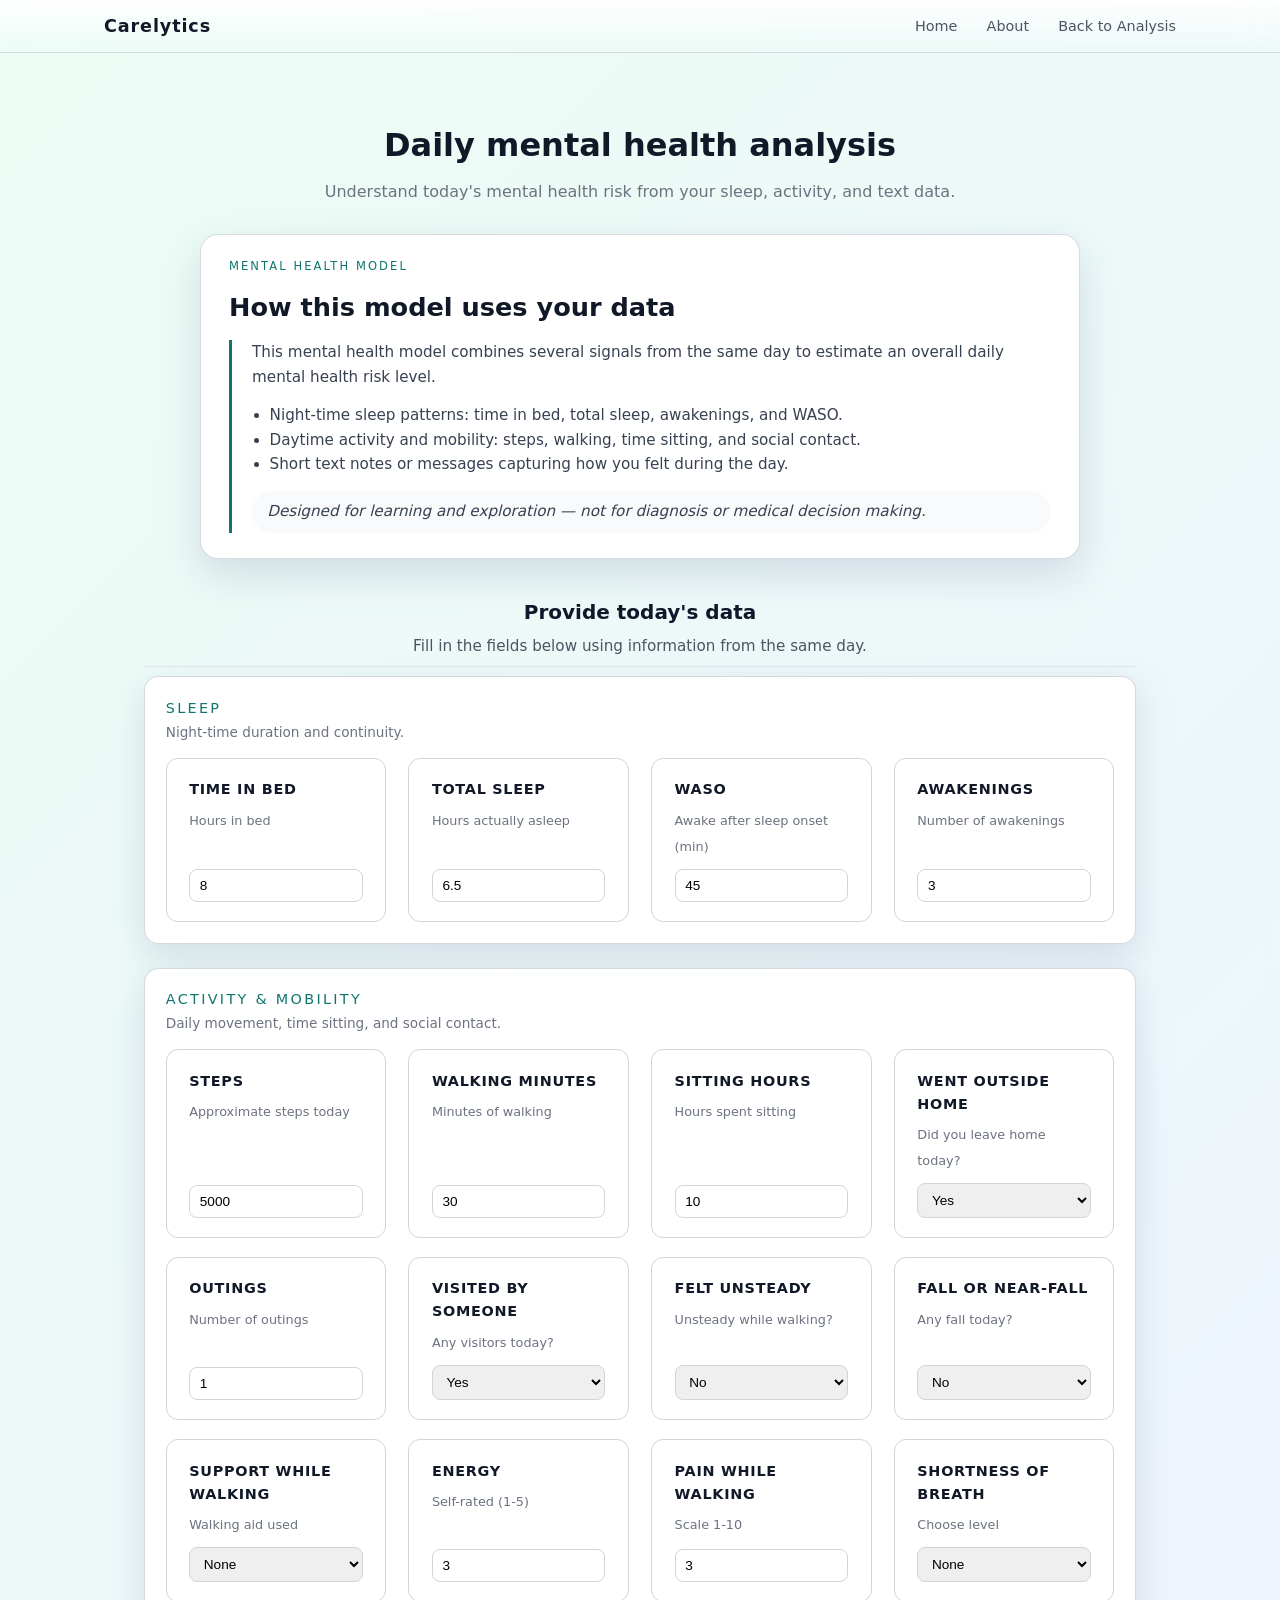
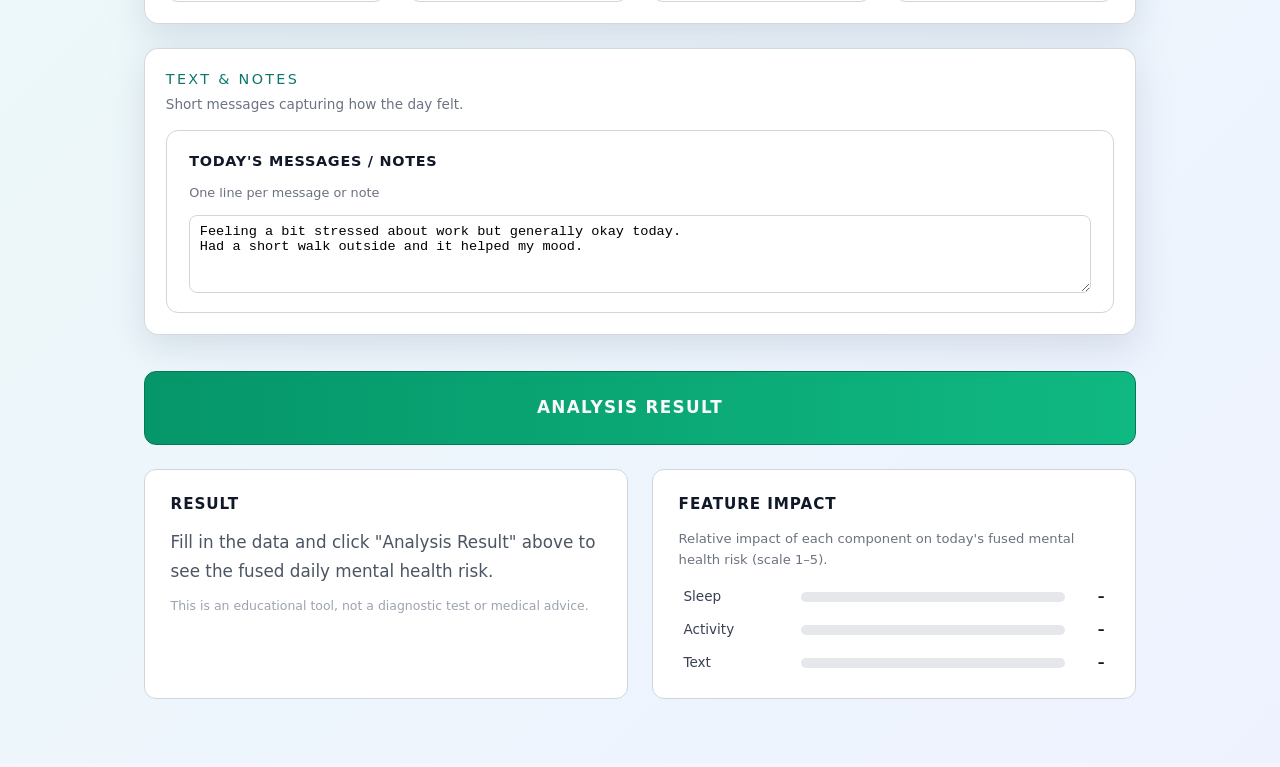
<file: FRONT_END/mental.html>
<!doctype html>
<html lang="en">
  <head>
    <meta charset="UTF-8" />
    <meta name="viewport" content="width=device-width, initial-scale=1.0" />
    <title>Carelytics | Mental Health Analysis</title>
    <link rel="stylesheet" href="styles_theme2.css" />
    <style>
      /* Layout + shared blocks */
      .analysis-page {
        padding-top: 5rem;
        min-height: 100vh;
        background: linear-gradient(135deg, #ecfdf5, #eef2ff);
      }

      .analysis-layout {
        max-width: 1040px;
        margin: 0 auto;
        padding: 2.5rem 1.5rem 4rem;
      }

      .analysis-input-heading,
      .analysis-result-heading {
        border: 1px solid #d1d5db;
        border-radius: 0.75rem;
        background: #ffffff;
        padding: 1.4rem 1.6rem;
        margin-bottom: 1.5rem;
        text-align: center;
      }

      .analysis-title-block {
        margin-bottom: 1.8rem;
        text-align: center;
      }

      .analysis-title-block h1 {
        font-size: 2rem;
        font-weight: 700;
        letter-spacing: 0;
        text-transform: none;
        margin-bottom: 0.5rem;
      }

      .analysis-title-subtitle {
        font-size: 1rem;
        color: #6b7280;
      }

      .analysis-input-heading {
        text-align: left;
        max-width: 100%;
        border-radius: 1rem;
        padding: 1.4rem 1.8rem;
        margin-bottom: 2rem;
        box-shadow: 0 18px 45px rgba(148, 163, 184, 0.45);
      }

      .analysis-input-heading h3 {
        font-size: 1.05rem;
        font-weight: 700;
        margin-bottom: 0.4rem;
      }

      .analysis-input-heading p {
        font-size: 0.96rem;
        color: #6b7280;
      }

      .analysis-intro-block {
        max-width: 880px;
        margin: 0 auto 2.3rem;
        text-align: left;
      }

      .mh-intro-card {
        border-radius: 18px;
        padding: 1.4rem 1.75rem 1.6rem;
        background: #ffffff;
        border: 1px solid rgba(209, 213, 219, 0.85);
        box-shadow: 0 16px 40px rgba(148, 163, 184, 0.32);
      }

      .mh-intro-eyebrow {
        text-transform: uppercase;
        letter-spacing: 0.18em;
        font-size: 0.72rem;
        color: #0f766e;
        margin-bottom: 0.7rem;
      }

      .mh-intro-title {
        font-size: 1.6rem;
        margin: 0 0 0.8rem;
      }

      .mh-intro-body {
        border-left: 3px solid #0f766e;
        padding-left: 1.25rem;
        margin-top: 0.4rem;
      }

      .mh-intro-body p,
      .mh-intro-body li {
        font-size: 0.95rem;
        line-height: 1.6;
        color: #374151;
      }

      .mh-intro-body ul {
        margin: 0.9rem 0 0.6rem;
        padding-left: 1.1rem;
      }

      .mh-intro-note {
        font-size: 0.82rem;
        color: #6b7280;
        margin-top: 0.9rem;
        font-style: italic;
        background: #f9fafb;
        padding: 0.55rem 0.95rem;
        border-radius: 999px;
      }

      .inputs-grid {
        display: grid;
        grid-template-columns: repeat(auto-fit, minmax(200px, 1fr));
        gap: 1.2rem 1.4rem;
      }

      .input-sections {
        display: flex;
        flex-direction: column;
        gap: 1.5rem;
        margin-bottom: 2.25rem;
      }

      .input-section-card {
        border-radius: 0.9rem;
        border: 1px solid rgba(209, 213, 219, 0.9);
        background: rgba(255, 255, 255, 0.96);
        padding: 1.2rem 1.3rem 1.3rem;
        box-shadow: 0 12px 35px rgba(148, 163, 184, 0.3);
      }

      .input-section-header {
        display: flex;
        flex-direction: column;
        gap: 0.15rem;
        margin-bottom: 0.9rem;
      }

      .input-section-title {
        font-size: 0.9rem;
        text-transform: uppercase;
        letter-spacing: 0.16em;
        color: #0f766e;
      }

      .input-section-subtitle {
        font-size: 0.85rem;
        color: #6b7280;
      }

      .input-card {
        border: 1px solid #d1d5db;
        border-radius: 0.75rem;
        background: #ffffff;
        padding: 1.2rem 1.4rem;
        min-height: 120px;
        display: flex;
        flex-direction: column;
        justify-content: space-between;
        transition:
          box-shadow 0.15s ease,
          transform 0.15s ease,
          border-color 0.15s ease,
          background-color 0.15s ease;
      }

      .input-card-title {
        font-size: 0.9rem;
        font-weight: 600;
        margin-bottom: 0.35rem;
        text-transform: uppercase;
        letter-spacing: 0.05em;
      }

      .input-card small {
        font-size: 0.8rem;
        color: #6b7280;
      }

      .input-card select,
      .input-card input {
        margin-top: 0.65rem;
        padding: 0.5rem 0.6rem;
        border-radius: 0.5rem;
        border: 1px solid #d1d5db;
        font-size: 0.85rem;
        width: 100%;
      }

      .input-card:hover {
        border-color: #0f766e;
        box-shadow: 0 18px 45px rgba(148, 163, 184, 0.55);
        transform: translateY(-4px);
        background: radial-gradient(circle at top left, #ffffff, #e0f2fe 65%);
      }

      .analysis-result-heading {
        text-align: center;
        margin-top: 0.5rem;
        background: linear-gradient(90deg, #059669, #10b981);
        color: #f9fafb;
        border-color: #047857;
        cursor: pointer;
        display: flex;
        align-items: center;
        justify-content: center;
        gap: 0.5rem;
        transition:
          transform 0.1s ease,
          box-shadow 0.1s ease,
          background 0.15s ease;
      }

      .analysis-result-heading h2 {
        margin: 0;
        font-size: 1.05rem;
        letter-spacing: 0.08em;
        text-transform: uppercase;
      }

      .analysis-result-heading:hover {
        transform: translateY(-1px);
        box-shadow: 0 10px 25px rgba(4, 120, 87, 0.25);
        background: linear-gradient(90deg, #10b981, #22c55e);
      }

      .results-grid {
        display: grid;
        grid-template-columns: minmax(0, 2fr) minmax(0, 2fr);
        gap: 1.5rem;
        margin-top: 1.5rem;
      }

      .result-panel {
        border: 1px solid #d1d5db;
        border-radius: 0.75rem;
        background: #ffffff;
        padding: 1.4rem 1.6rem;
        min-height: 220px;
      }

      .result-panel h3 {
        font-size: 0.95rem;
        margin-bottom: 0.75rem;
        text-transform: uppercase;
        letter-spacing: 0.06em;
      }

      #mh-impact-panel {
        transition:
          transform 0.18s ease,
          box-shadow 0.18s ease,
          border-color 0.18s ease,
          background-color 0.18s ease;
      }

      #mh-impact-panel:hover {
        transform: translateY(-2px) scale(1.01);
        box-shadow: 0 18px 45px rgba(148, 163, 184, 0.45);
        border-color: #c4b5fd;
        background-color: #f9fafb;
      }

      .result-placeholder {
        font-size: 0.9rem;
        color: #4b5563;
      }

      .mh-extra {
        font-size: 0.9rem;
        color: #4b5563;
        margin-top: 0.7rem;
      }

      .mh-disclaimer {
        font-size: 0.78rem;
        color: #9ca3af;
        margin-top: 0.6rem;
      }

      .mh-impact-note {
        font-size: 0.82rem;
        color: #6b7280;
        margin-bottom: 0.9rem;
      }

      .mh-impact-bars {
        display: flex;
        flex-direction: column;
        gap: 0.5rem;
      }

      .mh-impact-row {
        display: grid;
        grid-template-columns: 110px minmax(0, 1fr) 32px;
        align-items: center;
        gap: 0.5rem;
        font-size: 0.85rem;
        padding: 0.1rem 0.3rem;
        border-radius: 0.6rem;
        transition:
          transform 0.15s ease,
          background-color 0.15s ease,
          box-shadow 0.15s ease;
      }

      .mh-impact-row:hover {
        transform: scale(1.02);
        background-color: #f9fafb;
        box-shadow: 0 6px 16px rgba(148, 163, 184, 0.35);
      }

      .mh-impact-label {
        font-weight: 500;
        color: #374151;
      }

      .mh-impact-bar-bg {
        position: relative;
        height: 0.6rem;
        border-radius: 999px;
        background: #e5e7eb;
        overflow: hidden;
        transition: height 0.15s ease;
      }

      .mh-impact-row:hover .mh-impact-bar-bg {
        height: 0.8rem;
      }

      .mh-impact-bar-fill {
        position: absolute;
        inset: 0;
        border-radius: 999px;
        width: 0%;
        transition: width 0.4s ease;
      }

      .mh-impact-bar-fill.score-1 {
        background: #22c55e;
      }

      .mh-impact-bar-fill.score-2 {
        background: linear-gradient(90deg, #22c55e, #eab308);
      }

      .mh-impact-bar-fill.score-3 {
        background: #eab308;
      }

      .mh-impact-bar-fill.score-4 {
        background: linear-gradient(90deg, #eab308, #ef4444);
      }

      .mh-impact-bar-fill.score-5 {
        background: #ef4444;
      }

      .mh-impact-score {
        font-weight: 600;
        color: #111827;
        text-align: right;
      }

      /* Result risk colouring for mental health */
      #mh-result-panel {
        font-size: 1rem;
      }

      #mh-result {
        font-size: 1.05rem;
        line-height: 1.7;
        font-weight: 500;
      }

      #mh-result-panel.risk-low {
        background: #ecfdf5;
        border-color: #16a34a;
        color: #14532d;
      }

      #mh-result-panel.risk-low #mh-result {
        color: #14532d;
      }

      #mh-result-panel.risk-moderate {
        background: #fefce8;
        border-color: #eab308;
        color: #78350f;
      }

      #mh-result-panel.risk-moderate #mh-result {
        color: #78350f;
      }

      #mh-result-panel.risk-high {
        background: #fef2f2;
        border-color: #ef4444;
        color: #7f1d1d;
      }

      #mh-result-panel.risk-high #mh-result {
        color: #7f1d1d;
      }

      /* Feature impact card risk colouring (aligned with result card) */
      #mh-impact-panel.risk-low {
        background: #ecfdf5;
        border-color: #16a34a;
      }

      #mh-impact-panel.risk-moderate {
        background: #fefce8;
        border-color: #eab308;
      }

      #mh-impact-panel.risk-high {
        background: #fef2f2;
        border-color: #ef4444;
      }

      .mh-input-lead {
        margin-top: 1.75rem;
        margin-bottom: 0.6rem;
        padding-bottom: 0.5rem;
        border-bottom: 1px solid #e5e7eb;
        text-align: center;
      }

      .mh-input-lead h2 {
        margin: 0 0 0.35rem;
        font-size: 1.25rem;
        font-weight: 650;
        color: #0f172a;
      }

      .mh-input-lead p {
        margin: 0;
        font-size: 0.95rem;
        color: #4b5563;
      }

      @media (max-width: 768px) {
        .analysis-layout {
          padding-inline: 1.25rem;
        }

        .results-grid {
          grid-template-columns: minmax(0, 1fr);
        }
      }
    </style>
  </head>
  <body>
    <header class="nav">
      <div class="nav-inner">
        <div class="logo">Carelytics</div>
        <nav class="nav-links">
          <a href="index.html#home">Home</a>
          <a href="index.html#about">About</a>
          <a href="index.html#analysis">Back to Analysis</a>
        </nav>
      </div>
    </header>

    <main class="analysis-page">
      <section class="analysis-layout">
        <div class="analysis-title-block">
          <h1>Daily mental health analysis</h1>
          <p class="analysis-title-subtitle">
            Understand today's mental health risk from your sleep, activity, and
            text data.
          </p>
        </div>

        <div class="analysis-intro-block">
          <div class="mh-intro-card">
            <p class="mh-intro-eyebrow">Mental health model</p>
            <h2 class="mh-intro-title">How this model uses your data</h2>
            <div class="mh-intro-body">
              <p>
                This mental health model combines several signals from the same
                day to estimate an overall daily mental health risk level.
              </p>
              <ul>
                <li>
                  Night-time sleep patterns: time in bed, total sleep,
                  awakenings, and WASO.
                </li>
                <li>
                  Daytime activity and mobility: steps, walking, time sitting,
                  and social contact.
                </li>
                <li>
                  Short text notes or messages capturing how you felt during the
                  day.
                </li>
              </ul>
              <p class="mh-intro-note">
                Designed for learning and exploration &mdash; not for diagnosis
                or medical decision making.
              </p>
            </div>
          </div>
        </div>

        <div class="mh-input-lead">
          <h2>Provide today's data</h2>
          <p>Fill in the fields below using information from the same day.</p>
        </div>

        <div class="input-sections">
          <div class="input-section-card">
            <div class="input-section-header">
              <div class="input-section-title">Sleep</div>
              <div class="input-section-subtitle">
                Night-time duration and continuity.
              </div>
            </div>
            <div class="inputs-grid">
              <div class="input-card">
                <div>
                  <div class="input-card-title">Time in bed</div>
                  <small>Hours in bed</small>
                </div>
                <input
                  id="mh-time-in-bed"
                  type="number"
                  min="3"
                  max="12"
                  step="0.5"
                  value="8"
                />
              </div>

              <div class="input-card">
                <div>
                  <div class="input-card-title">Total sleep</div>
                  <small>Hours actually asleep</small>
                </div>
                <input
                  id="mh-total-sleep"
                  type="number"
                  min="2"
                  max="12"
                  step="0.5"
                  value="6.5"
                />
              </div>

              <div class="input-card">
                <div>
                  <div class="input-card-title">WASO</div>
                  <small>Awake after sleep onset (min)</small>
                </div>
                <input
                  id="mh-waso"
                  type="number"
                  min="0"
                  max="240"
                  step="5"
                  value="45"
                />
              </div>

              <div class="input-card">
                <div>
                  <div class="input-card-title">Awakenings</div>
                  <small>Number of awakenings</small>
                </div>
                <input
                  id="mh-awakenings"
                  type="number"
                  min="0"
                  max="20"
                  step="1"
                  value="3"
                />
              </div>
            </div>
          </div>

          <div class="input-section-card">
            <div class="input-section-header">
              <div class="input-section-title">Activity &amp; Mobility</div>
              <div class="input-section-subtitle">
                Daily movement, time sitting, and social contact.
              </div>
            </div>
            <div class="inputs-grid">
              <div class="input-card">
                <div>
                  <div class="input-card-title">Steps</div>
                  <small>Approximate steps today</small>
                </div>
                <input
                  id="mh-steps"
                  type="number"
                  min="0"
                  max="30000"
                  step="100"
                  value="5000"
                />
              </div>

              <div class="input-card">
                <div>
                  <div class="input-card-title">Walking minutes</div>
                  <small>Minutes of walking</small>
                </div>
                <input
                  id="mh-walking"
                  type="number"
                  min="0"
                  max="300"
                  step="5"
                  value="30"
                />
              </div>

              <div class="input-card">
                <div>
                  <div class="input-card-title">Sitting hours</div>
                  <small>Hours spent sitting</small>
                </div>
                <input
                  id="mh-sitting"
                  type="number"
                  min="0"
                  max="24"
                  step="0.5"
                  value="10"
                />
              </div>

              <div class="input-card">
                <div>
                  <div class="input-card-title">Went outside home</div>
                  <small>Did you leave home today?</small>
                </div>
                <select id="mh-outside">
                  <option value="Yes">Yes</option>
                  <option value="No">No</option>
                </select>
              </div>

              <div class="input-card">
                <div>
                  <div class="input-card-title">Outings</div>
                  <small>Number of outings</small>
                </div>
                <input
                  id="mh-outings"
                  type="number"
                  min="0"
                  max="20"
                  step="1"
                  value="1"
                />
              </div>

              <div class="input-card">
                <div>
                  <div class="input-card-title">Visited by someone</div>
                  <small>Any visitors today?</small>
                </div>
                <select id="mh-visited">
                  <option value="Yes">Yes</option>
                  <option value="No">No</option>
                </select>
              </div>

              <div class="input-card">
                <div>
                  <div class="input-card-title">Felt unsteady</div>
                  <small>Unsteady while walking?</small>
                </div>
                <select id="mh-unsteady">
                  <option value="No">No</option>
                  <option value="Yes">Yes</option>
                </select>
              </div>

              <div class="input-card">
                <div>
                  <div class="input-card-title">Fall or near-fall</div>
                  <small>Any fall today?</small>
                </div>
                <select id="mh-fall">
                  <option value="No">No</option>
                  <option value="Yes">Yes</option>
                </select>
              </div>

              <div class="input-card">
                <div>
                  <div class="input-card-title">Support while walking</div>
                  <small>Walking aid used</small>
                </div>
                <select id="mh-support">
                  <option value="none">None</option>
                  <option value="stick">Stick</option>
                  <option value="walker">Walker</option>
                </select>
              </div>

              <div class="input-card">
                <div>
                  <div class="input-card-title">Energy</div>
                  <small>Self-rated (1-5)</small>
                </div>
                <input
                  id="mh-energy"
                  type="number"
                  min="1"
                  max="5"
                  step="1"
                  value="3"
                />
              </div>

              <div class="input-card">
                <div>
                  <div class="input-card-title">Pain while walking</div>
                  <small>Scale 1-10</small>
                </div>
                <input
                  id="mh-pain"
                  type="number"
                  min="1"
                  max="10"
                  step="1"
                  value="3"
                />
              </div>

              <div class="input-card">
                <div>
                  <div class="input-card-title">Shortness of breath</div>
                  <small>Choose level</small>
                </div>
                <select id="mh-sob">
                  <option value="none">None</option>
                  <option value="mild">Mild</option>
                  <option value="moderate">Moderate</option>
                </select>
              </div>
            </div>
          </div>

          <div class="input-section-card">
            <div class="input-section-header">
              <div class="input-section-title">Text &amp; Notes</div>
              <div class="input-section-subtitle">
                Short messages capturing how the day felt.
              </div>
            </div>
            <div class="inputs-grid">
              <div class="input-card" style="grid-column: 1 / -1">
                <div>
                  <div class="input-card-title">Today's messages / notes</div>
                  <small>One line per message or note</small>
                </div>
                <textarea
                  id="mh-messages"
                  rows="4"
                  style="
                    margin-top: 0.65rem;
                    width: 100%;
                    padding: 0.5rem 0.6rem;
                    border-radius: 0.5rem;
                    border: 1px solid #d1d5db;
                    font-size: 0.85rem;
                    user-select: text;
                  "
                  autocomplete="on"
                  autocorrect="on"
                  spellcheck="true"
                >
Feeling a bit stressed about work but generally okay today.
Had a short walk outside and it helped my mood.</textarea
                >
              </div>
            </div>
          </div>
        </div>

        <div class="analysis-result-heading" id="mh-run">
          <h2>Analysis Result</h2>
          <span
            id="mh-status"
            style="margin-left: 0.75rem; font-size: 0.85rem; display: block"
          ></span>
        </div>

        <div class="results-grid">
          <div class="result-panel" id="mh-result-panel">
            <h3>Result</h3>
            <p id="mh-result" class="result-placeholder">
              Fill in the data and click "Analysis Result" above to see the
              fused daily mental health risk.
            </p>
            <p id="mh-extra" class="mh-extra"></p>
            <p class="mh-disclaimer">
              This is an educational tool, not a diagnostic test or medical
              advice.
            </p>
            <button
              id="mh-use-overall"
              type="button"
              style="
                margin-top: 0.9rem;
                padding: 0.5rem 1rem;
                border-radius: 999px;
                border: none;
                background: linear-gradient(90deg, #0f766e, #14b8a6);
                color: #ecfeff;
                font-size: 0.8rem;
                font-weight: 600;
                letter-spacing: 0.08em;
                text-transform: uppercase;
                cursor: pointer;
              "
            >
              Use in overall risk
            </button>
          </div>

          <div class="result-panel" id="mh-impact-panel">
            <h3>Feature Impact</h3>
            <p class="mh-impact-note">
              Relative impact of each component on today's fused mental health
              risk (scale 1–5).
            </p>
            <div id="mh-impact-bars" class="mh-impact-bars">
              <div class="mh-impact-row">
                <span class="mh-impact-label">Sleep</span>
                <div class="mh-impact-bar-bg">
                  <div class="mh-impact-bar-fill" data-feature="sleep"></div>
                </div>
                <span class="mh-impact-score" data-score="sleep">–</span>
              </div>
              <div class="mh-impact-row">
                <span class="mh-impact-label">Activity</span>
                <div class="mh-impact-bar-bg">
                  <div class="mh-impact-bar-fill" data-feature="activity"></div>
                </div>
                <span class="mh-impact-score" data-score="activity">–</span>
              </div>
              <div class="mh-impact-row">
                <span class="mh-impact-label">Text</span>
                <div class="mh-impact-bar-bg">
                  <div class="mh-impact-bar-fill" data-feature="text"></div>
                </div>
                <span class="mh-impact-score" data-score="text">–</span>
              </div>
            </div>
          </div>
        </div>
      </section>
    </main>
    <script>
      function boolFromSelect(selectId) {
        return (document.getElementById(selectId).value || "No") === "Yes";
      }

      function getQueryParam(name) {
        const params = new URLSearchParams(window.location.search);
        return params.get(name);
      }

      const mhReturnToOverall = getQueryParam("return") === "overall";
      let lastMentalResult = null;

      function mhInterpretation(level) {
        const l = String(level || "").toUpperCase();
        if (l === "LOW") {
          return "Model sees low daily mental health risk today based on the data you entered.";
        }
        if (l === "MEDIUM") {
          return "Model sees a moderate daily mental health risk today; consider paying attention to how your sleep, activity, and mood change over the next few days.";
        }
        if (l === "HIGH") {
          return "Model sees a higher daily mental health risk today; consider reaching out to trusted people or a mental health professional if you have concerns.";
        }
        return "Model could not clearly classify today's risk level.";
      }

      function riskLevelToScore(level) {
        const l = String(level || "").toUpperCase();
        if (l === "HIGH") return 5;
        if (l === "MEDIUM" || l === "MODERATE") return 3;
        if (l === "LOW") return 1;
        return 0;
      }

      function updateImpactBars(details) {
        if (!details) return;

        const sleepLevel = details.sleep_risk_level;
        const activityLevel = details.activity_risk_level;
        const textLevel = details.text_risk_level;

        const sleepScore = riskLevelToScore(sleepLevel);
        let activityScore = riskLevelToScore(activityLevel);
        const textScore = riskLevelToScore(textLevel);

        // For activity, prefer the underlying numeric risk score when
        // available so that very poor activity patterns surface more
        // clearly in the impact bar, even if the discrete level stays LOW.
        const rawActivityNumeric = details.activity_risk_score;
        const parsedActivityNumeric =
          typeof rawActivityNumeric === "number"
            ? rawActivityNumeric
            : rawActivityNumeric != null
              ? Number(rawActivityNumeric)
              : NaN;

        if (
          !Number.isNaN(parsedActivityNumeric) &&
          parsedActivityNumeric >= 0
        ) {
          // Map 0–1 risk score into 1–5 impact scale, aligned with
          // backend thresholds: LOW < 0.4, MODERATE 0.4–0.7, HIGH >= 0.7
          if (parsedActivityNumeric < 0.4) {
            activityScore = 1; // LOW  → 1
          } else if (parsedActivityNumeric < 0.55) {
            activityScore = 2; // lower MODERATE → 2
          } else if (parsedActivityNumeric < 0.7) {
            activityScore = 3; // upper MODERATE → 3
          } else if (parsedActivityNumeric < 0.85) {
            activityScore = 4; // lower HIGH → 4
          } else {
            activityScore = 5; // upper HIGH → 5
          }
        }

        const features = [
          { key: "sleep", score: sleepScore },
          { key: "activity", score: activityScore },
          { key: "text", score: textScore },
        ];

        features.forEach(({ key, score }) => {
          const bar = document.querySelector(
            `.mh-impact-bar-fill[data-feature="${key}"]`,
          );
          const scoreLabel = document.querySelector(
            `.mh-impact-score[data-score="${key}"]`,
          );

          if (!bar || !scoreLabel) return;

          bar.classList.remove(
            "score-1",
            "score-2",
            "score-3",
            "score-4",
            "score-5",
          );

          if (!score) {
            bar.style.width = "0%";
            scoreLabel.textContent = "–";
            return;
          }

          const widthPct = (score / 5) * 100;
          bar.style.width = `${widthPct}%`;
          scoreLabel.textContent = `${score}/5`;

          // Absolute coloring by score:
          // 1 → green, 2 → green-yellow, 3 → yellow,
          // 4 → yellow-red, 5 → red
          const rounded = Math.min(5, Math.max(1, Math.round(score)));
          bar.classList.add(`score-${rounded}`);
        });
      }

      async function runMentalAnalysis() {
        const statusEl = document.getElementById("mh-status");
        const resultEl = document.getElementById("mh-result");
        const extraEl = document.getElementById("mh-extra");
        const panelEl = document.getElementById("mh-result-panel");
        const impactPanelEl = document.getElementById("mh-impact-panel");

        statusEl.textContent = "Running analysis...";
        if (panelEl) {
          panelEl.classList.remove("risk-low", "risk-moderate", "risk-high");
        }
        if (impactPanelEl) {
          impactPanelEl.classList.remove(
            "risk-low",
            "risk-moderate",
            "risk-high",
          );
        }

        const sleep_record = {
          time_in_bed_minutes: Number(
            (document.getElementById("mh-time-in-bed").value || 0) * 60,
          ),
          total_sleep_minutes: Number(
            (document.getElementById("mh-total-sleep").value || 0) * 60,
          ),
          waso_minutes: Number(document.getElementById("mh-waso").value || 0),
          num_awakenings: Number(
            document.getElementById("mh-awakenings").value || 0,
          ),
        };

        const activity_record = {
          approx_steps: Number(document.getElementById("mh-steps").value || 0),
          walking_minutes: Number(
            document.getElementById("mh-walking").value || 0,
          ),
          sitting_hours: Number(
            document.getElementById("mh-sitting").value || 0,
          ),
          went_outside_home: boolFromSelect("mh-outside"),
          num_outings: Number(document.getElementById("mh-outings").value || 0),
          visited_by_someone: boolFromSelect("mh-visited"),
          felt_unsteady_while_walking: boolFromSelect("mh-unsteady"),
          any_fall_or_near_fall: boolFromSelect("mh-fall"),
          needed_support_while_walking:
            document.getElementById("mh-support").value,
          self_rated_energy: Number(
            document.getElementById("mh-energy").value || 0,
          ),
          pain_while_walking: Number(
            document.getElementById("mh-pain").value || 0,
          ),
          shortness_of_breath: document.getElementById("mh-sob").value,
        };

        const rawText = document.getElementById("mh-messages").value || "";
        const messages = rawText
          .split("\n")
          .map((m) => m.trim())
          .filter((m) => m.length > 0);

        const payload = {
          sleep_record,
          activity_record,
          messages,
        };

        try {
          const resp = await fetch("/api/mental", {
            method: "POST",
            headers: { "Content-Type": "application/json" },
            body: JSON.stringify(payload),
          });

          const data = await resp.json();
          if (!resp.ok) {
            statusEl.textContent = "Error";
            resultEl.textContent = data.error || "Request failed";
            if (extraEl) extraEl.textContent = "";
            return;
          }

          statusEl.textContent = "";
          const probPct = (data.probability * 100).toFixed(2);
          const level = String(data.risk_level || "");
          resultEl.innerHTML = `Estimated daily mental health risk probability: <strong>${probPct}%</strong><br />Risk level today: <strong>${level}</strong> (LOW / MEDIUM / HIGH).`;

          if (extraEl) {
            const interp = mhInterpretation(level);
            extraEl.textContent = `${interp} See the Feature Impact panel on the right to understand how sleep, activity, and text contributed today.`;
          }

          lastMentalResult = data;

          updateImpactBars(data.details || data);

          if (panelEl || impactPanelEl) {
            const levelUpper = String(data.risk_level || "").toUpperCase();
            let cls = "risk-low";
            if (levelUpper === "HIGH") cls = "risk-high";
            else if (levelUpper === "MEDIUM") cls = "risk-moderate";

            if (panelEl) {
              panelEl.classList.remove(
                "risk-low",
                "risk-moderate",
                "risk-high",
              );
              panelEl.classList.add(cls);
            }
            if (impactPanelEl) {
              impactPanelEl.classList.remove(
                "risk-low",
                "risk-moderate",
                "risk-high",
              );
              impactPanelEl.classList.add(cls);
            }
          }
        } catch (err) {
          console.error(err);
          statusEl.textContent = "Error";
          resultEl.textContent = "Could not contact the analysis server.";
        }
      }

      function initMentalOverallIntegration() {
        const btn = document.getElementById("mh-use-overall");
        if (!btn) return;

        if (!mhReturnToOverall) {
          btn.style.display = "none";
          return;
        }

        btn.addEventListener("click", () => {
          if (!lastMentalResult) {
            alert("Please run the mental health analysis first.");
            return;
          }
          localStorage.setItem(
            "overall_mh_result",
            JSON.stringify(lastMentalResult),
          );
          window.location.href = "overall.html";
        });
      }

      document
        .getElementById("mh-run")
        .addEventListener("click", runMentalAnalysis);

      window.addEventListener("DOMContentLoaded", initMentalOverallIntegration);
    </script>
  </body>
</html>
</file>
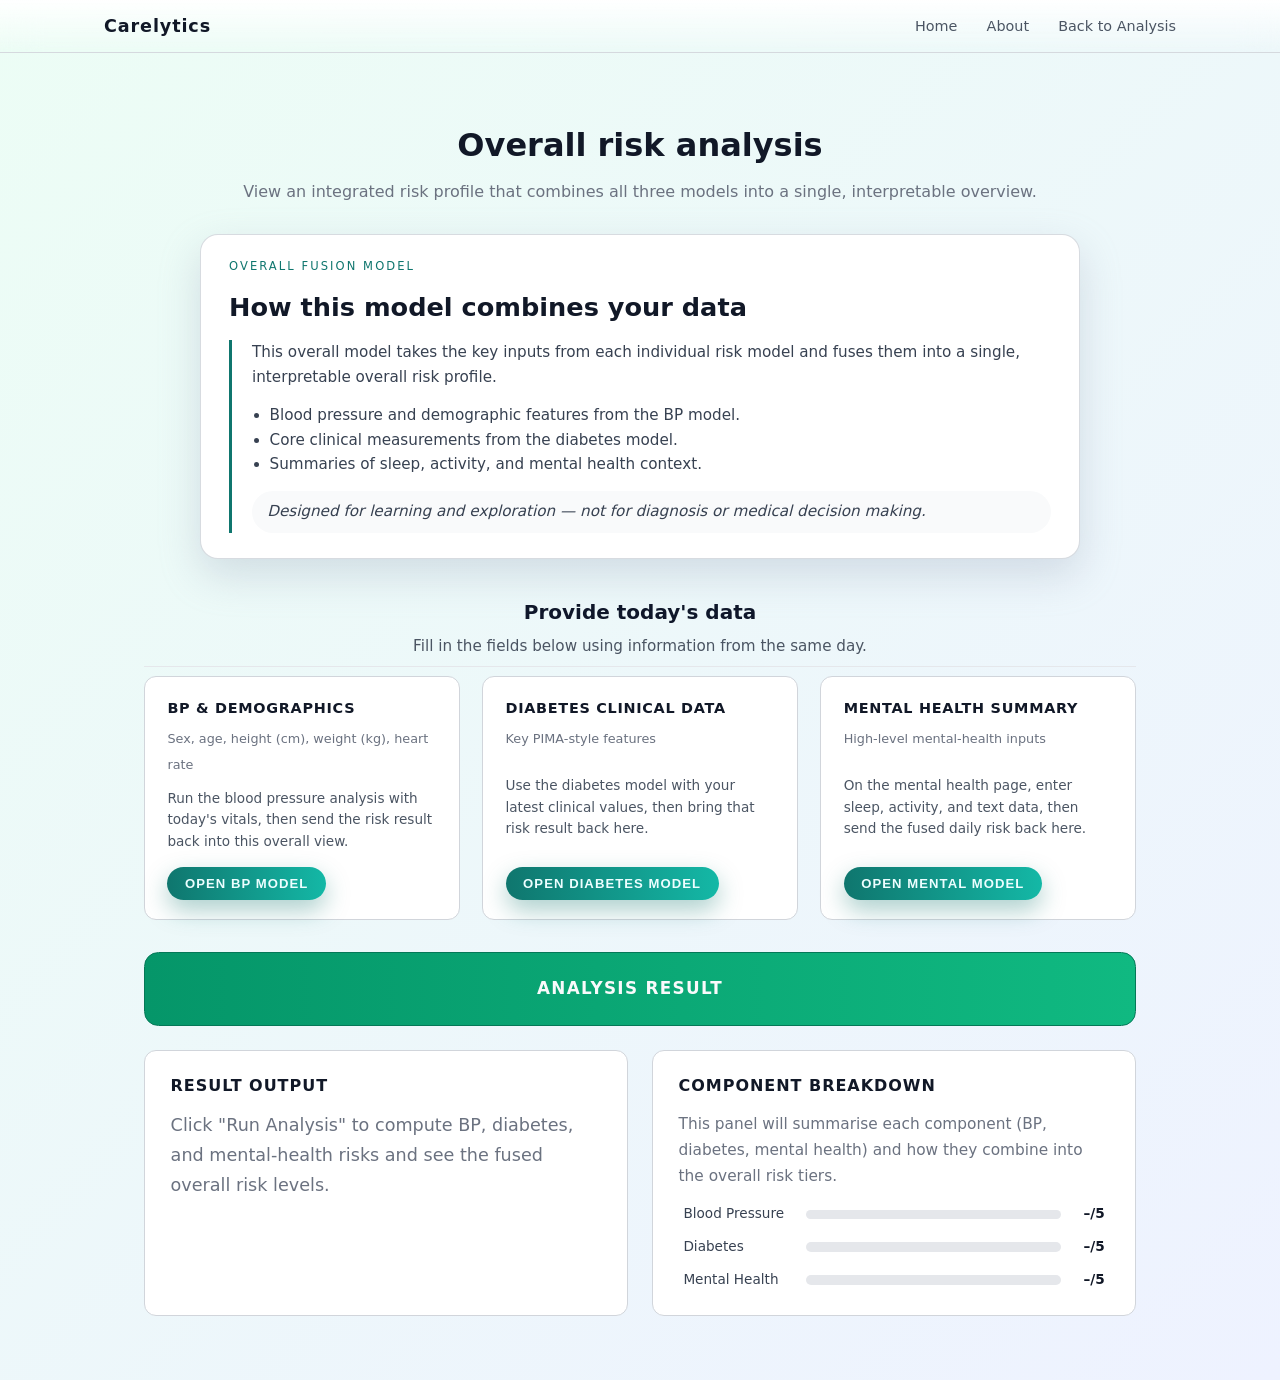
<file: FRONT_END/overall.html>
<!doctype html>
<html lang="en">
  <head>
    <meta charset="UTF-8" />
    <meta name="viewport" content="width=device-width, initial-scale=1.0" />
    <title>Carelytics | Overall Risk Analysis</title>
    <link rel="stylesheet" href="styles_theme2.css" />
    <style>
      .analysis-page {
        padding-top: 5rem;
        min-height: 100vh;
        background: linear-gradient(135deg, #ecfdf5, #eef2ff);
      }

      .analysis-layout {
        max-width: 1040px;
        margin: 0 auto;
        padding: 2.5rem 1.5rem 4rem;
      }

      .analysis-title-block {
        margin-bottom: 1.8rem;
        text-align: center;
      }

      .analysis-title-block h1 {
        font-size: 2rem;
        font-weight: 700;
        letter-spacing: 0;
        text-transform: none;
        margin-bottom: 0.5rem;
      }

      .analysis-title-subtitle {
        font-size: 1rem;
        color: #6b7280;
      }

      .analysis-intro-block {
        max-width: 880px;
        margin: 0 auto 2.3rem;
        text-align: left;
      }

      .mh-intro-card {
        border-radius: 18px;
        padding: 1.4rem 1.75rem 1.6rem;
        background: #ffffff;
        border: 1px solid rgba(209, 213, 219, 0.85);
        box-shadow: 0 16px 40px rgba(148, 163, 184, 0.32);
      }

      .mh-intro-eyebrow {
        text-transform: uppercase;
        letter-spacing: 0.18em;
        font-size: 0.72rem;
        color: #0f766e;
        margin-bottom: 0.7rem;
      }

      .mh-intro-title {
        font-size: 1.6rem;
        margin: 0 0 0.8rem;
      }

      .mh-intro-body {
        border-left: 3px solid #0f766e;
        padding-left: 1.25rem;
        margin-top: 0.4rem;
      }

      .mh-intro-body p,
      .mh-intro-body li {
        font-size: 0.95rem;
        line-height: 1.6;
        color: #374151;
      }

      .mh-intro-body ul {
        margin: 0.9rem 0 0.6rem;
        padding-left: 1.1rem;
      }

      .mh-intro-note {
        font-size: 0.82rem;
        color: #6b7280;
        margin-top: 0.9rem;
        font-style: italic;
        background: #f9fafb;
        padding: 0.55rem 0.95rem;
        border-radius: 999px;
      }

      .analysis-input-heading {
        margin-top: 1.75rem;
        margin-bottom: 0.6rem;
        padding-bottom: 0.5rem;
        border-bottom: 1px solid #e5e7eb;
        text-align: center;
      }

      .analysis-input-heading h2 {
        margin: 0 0 0.35rem;
        font-size: 1.25rem;
        font-weight: 650;
        color: #0f172a;
      }

      .analysis-input-heading p {
        margin: 0;
        font-size: 0.95rem;
        color: #4b5563;
      }

      .inputs-grid {
        display: grid;
        grid-template-columns: repeat(auto-fit, minmax(200px, 1fr));
        gap: 1.2rem 1.4rem;
        margin-bottom: 2rem;
      }

      .input-card {
        border: 1px solid #d1d5db;
        border-radius: 0.75rem;
        background: #ffffff;
        padding: 1.2rem 1.4rem;
        min-height: 120px;
        display: flex;
        flex-direction: column;
        justify-content: space-between;
        transition:
          box-shadow 0.15s ease,
          transform 0.15s ease,
          border-color 0.15s ease,
          background-color 0.15s ease;
      }

      .input-card-title {
        font-size: 0.9rem;
        font-weight: 600;
        margin-bottom: 0.35rem;
        text-transform: uppercase;
        letter-spacing: 0.05em;
      }

      .input-card small {
        font-size: 0.8rem;
        color: #6b7280;
      }

      .input-card select,
      .input-card input {
        margin-top: 0.65rem;
        padding: 0.5rem 0.6rem;
        border-radius: 0.5rem;
        border: 1px solid #d1d5db;
        font-size: 0.85rem;
        width: 100%;
      }

      .input-card:hover {
        border-color: #0f766e;
        box-shadow: 0 18px 45px rgba(148, 163, 184, 0.55);
        transform: translateY(-4px);
        background: radial-gradient(circle at top left, #ffffff, #e0f2fe 65%);
      }

      .overall-nav-btn {
        margin-top: 0.9rem;
        align-self: flex-start;
        padding: 0.55rem 1.1rem;
        border-radius: 999px;
        border: none;
        background: linear-gradient(90deg, #0f766e, #14b8a6);
        color: #ecfeff;
        font-size: 0.82rem;
        font-weight: 600;
        letter-spacing: 0.08em;
        text-transform: uppercase;
        cursor: pointer;
        box-shadow: 0 10px 25px rgba(15, 118, 110, 0.35);
        transition:
          transform 0.1s ease,
          box-shadow 0.1s ease,
          background 0.15s ease;
      }

      .overall-nav-btn:hover {
        transform: translateY(-1px);
        box-shadow: 0 14px 30px rgba(15, 118, 110, 0.4);
        background: linear-gradient(90deg, #14b8a6, #22c55e);
      }

      .analysis-result-heading {
        text-align: center;
        margin-top: 0.5rem;
        background: linear-gradient(90deg, #059669, #10b981);
        color: #f9fafb;
        border: 1px solid #047857;
        cursor: pointer;
        display: flex;
        align-items: center;
        justify-content: center;
        gap: 0.5rem;
        border-radius: 0.9rem;
        padding: 1.4rem 1.6rem;
        margin-bottom: 1.5rem;
        transition:
          transform 0.1s ease,
          box-shadow 0.1s ease,
          background 0.15s ease;
      }

      .analysis-result-heading h2 {
        margin: 0;
        font-size: 1.05rem;
        letter-spacing: 0.08em;
        text-transform: uppercase;
      }

      .analysis-result-heading:hover {
        transform: translateY(-1px);
        box-shadow: 0 10px 25px rgba(4, 120, 87, 0.25);
        background: linear-gradient(90deg, #10b981, #22c55e);
      }

      .results-grid {
        display: grid;
        grid-template-columns: minmax(0, 2fr) minmax(0, 2fr);
        gap: 1.5rem;
        margin-top: 1.5rem;
      }

      .result-panel {
        border: 1px solid #d1d5db;
        border-radius: 0.75rem;
        background: #ffffff;
        padding: 1.4rem 1.6rem;
        min-height: 220px;
      }

      .result-panel h3 {
        font-size: 1rem;
        margin-bottom: 0.75rem;
        text-transform: uppercase;
        letter-spacing: 0.06em;
      }

      .result-placeholder {
        font-size: 0.85rem;
        color: #6b7280;
      }

      .ov-emergency {
        margin-top: 0.9rem;
        padding: 0.7rem 0.9rem;
        border-radius: 0.75rem;
        background: #fef2f2;
        border: 1px solid #ef4444;
        color: #7f1d1d;
        font-size: 0.85rem;
        font-weight: 600;
      }

      @keyframes ov-flash {
        0%,
        100% {
          opacity: 1;
        }
        50% {
          opacity: 0.3;
        }
      }

      .ov-emergency-overlay {
        position: fixed;
        inset: 0;
        background: rgba(15, 23, 42, 0.7);
        display: none;
        align-items: center;
        justify-content: center;
        z-index: 50;
      }

      .ov-emergency-modal {
        max-width: 420px;
        margin: 0 1.5rem;
        background: #fee2e2;
        border-radius: 1rem;
        border: 1px solid #b91c1c;
        box-shadow: 0 25px 60px rgba(127, 29, 29, 0.6);
        padding: 1.5rem 1.75rem 1.4rem;
        color: #7f1d1d;
        animation: ov-flash 1s ease-in-out 4;
      }

      .ov-emergency-modal h2 {
        margin: 0 0 0.6rem;
        font-size: 1.1rem;
        text-transform: uppercase;
        letter-spacing: 0.12em;
      }

      .ov-emergency-modal p {
        margin: 0 0 0.9rem;
        font-size: 0.9rem;
      }

      .ov-emergency-dismiss {
        border: none;
        border-radius: 999px;
        padding: 0.5rem 1.2rem;
        font-size: 0.8rem;
        font-weight: 600;
        letter-spacing: 0.08em;
        text-transform: uppercase;
        background: #111827;
        color: #f9fafb;
        cursor: pointer;
      }

      /* Result risk colouring for overall risk */
      #ov-result-panel {
        font-size: 1rem;
      }

      #ov-result {
        font-size: 1.1rem;
        line-height: 1.7;
        font-weight: 500;
      }

      #ov-breakdown {
        font-size: 0.96rem;
        line-height: 1.7;
      }

      /* Overall component impact bars (BP / Diabetes / Mental) */
      .ov-impact-bars {
        margin-top: 0.8rem;
        display: flex;
        flex-direction: column;
        gap: 0.5rem;
      }

      .ov-impact-row {
        display: grid;
        grid-template-columns: 115px minmax(0, 1fr) 36px;
        align-items: center;
        gap: 0.5rem;
        font-size: 0.85rem;
        padding: 0.1rem 0.3rem;
        border-radius: 0.6rem;
        transition:
          transform 0.15s ease,
          background-color 0.15s ease,
          box-shadow 0.15s ease;
      }

      .ov-impact-row:hover {
        transform: scale(1.02);
        background-color: #f9fafb;
        box-shadow: 0 6px 16px rgba(148, 163, 184, 0.35);
      }

      .ov-impact-label {
        font-weight: 500;
        color: #374151;
      }

      .ov-impact-bar-bg {
        position: relative;
        height: 0.6rem;
        border-radius: 999px;
        background: #e5e7eb;
        overflow: hidden;
        transition: height 0.15s ease;
      }

      .ov-impact-row:hover .ov-impact-bar-bg {
        height: 0.8rem;
      }

      .ov-impact-bar-fill {
        position: absolute;
        inset: 0;
        border-radius: 999px;
        width: 0%;
        transition: width 0.4s ease;
      }

      .ov-impact-bar-fill.score-1 {
        background: #22c55e;
      }

      .ov-impact-bar-fill.score-2 {
        background: linear-gradient(90deg, #22c55e, #eab308);
      }

      .ov-impact-bar-fill.score-3 {
        background: #eab308;
      }

      .ov-impact-bar-fill.score-4 {
        background: linear-gradient(90deg, #eab308, #ef4444);
      }

      .ov-impact-bar-fill.score-5 {
        background: #ef4444;
      }

      .ov-impact-score {
        font-weight: 600;
        color: #111827;
        text-align: right;
      }

      /* Result risk colouring for overall and component panels */
      #ov-result-panel.risk-low,
      #ov-component-panel.risk-low {
        background: #ecfdf5;
        border-color: #16a34a;
        color: #14532d;
      }

      #ov-result-panel.risk-low #ov-result {
        color: #14532d;
      }

      #ov-result-panel.risk-moderate,
      #ov-component-panel.risk-moderate {
        background: #fefce8;
        border-color: #eab308;
        color: #78350f;
      }

      #ov-result-panel.risk-moderate #ov-result {
        color: #78350f;
      }

      #ov-result-panel.risk-high,
      #ov-component-panel.risk-high {
        background: #fef2f2;
        border-color: #ef4444;
        color: #7f1d1d;
      }

      #ov-result-panel.risk-high #ov-result {
        color: #7f1d1d;
      }

      @media (max-width: 768px) {
        .analysis-layout {
          padding-inline: 1.25rem;
        }

        .results-grid {
          grid-template-columns: minmax(0, 1fr);
        }
      }
    </style>
  </head>
  <body>
    <header class="nav">
      <div class="nav-inner">
        <div class="logo">Carelytics</div>
        <nav class="nav-links">
          <a href="index.html#home">Home</a>
          <a href="index.html#about">About</a>
          <a href="index.html#analysis">Back to Analysis</a>
        </nav>
      </div>
    </header>

    <main class="analysis-page">
      <section class="analysis-layout">
        <div class="analysis-title-block">
          <h1>Overall risk analysis</h1>
          <p class="analysis-title-subtitle">
            View an integrated risk profile that combines all three models into
            a single, interpretable overview.
          </p>
        </div>

        <div class="analysis-intro-block">
          <div class="mh-intro-card">
            <p class="mh-intro-eyebrow">Overall fusion model</p>
            <h2 class="mh-intro-title">How this model combines your data</h2>
            <div class="mh-intro-body">
              <p>
                This overall model takes the key inputs from each individual
                risk model and fuses them into a single, interpretable overall
                risk profile.
              </p>
              <ul>
                <li>
                  Blood pressure and demographic features from the BP model.
                </li>
                <li>Core clinical measurements from the diabetes model.</li>
                <li>
                  Summaries of sleep, activity, and mental health context.
                </li>
              </ul>
              <p class="mh-intro-note">
                Designed for learning and exploration &mdash; not for diagnosis
                or medical decision making.
              </p>
            </div>
          </div>
        </div>

        <div class="analysis-input-heading">
          <h2>Provide today's data</h2>
          <p>Fill in the fields below using information from the same day.</p>
        </div>

        <div class="inputs-grid">
          <div class="input-card">
            <div>
              <div class="input-card-title">BP & demographics</div>
              <small>Sex, age, height (cm), weight (kg), heart rate</small>
            </div>
            <p style="margin-top: 0.7rem; font-size: 0.85rem; color: #4b5563">
              Run the blood pressure analysis with today's vitals, then send the
              risk result back into this overall view.
            </p>
            <button
              type="button"
              class="overall-nav-btn"
              onclick="openModel('bp')"
            >
              Open BP model
            </button>
          </div>

          <div class="input-card">
            <div>
              <div class="input-card-title">Diabetes clinical data</div>
              <small>Key PIMA-style features</small>
            </div>
            <p style="margin-top: 0.7rem; font-size: 0.85rem; color: #4b5563">
              Use the diabetes model with your latest clinical values, then
              bring that risk result back here.
            </p>
            <button
              type="button"
              class="overall-nav-btn"
              onclick="openModel('diabetes')"
            >
              Open diabetes model
            </button>
          </div>

          <div class="input-card">
            <div>
              <div class="input-card-title">Mental health summary</div>
              <small>High-level mental-health inputs</small>
            </div>
            <p style="margin-top: 0.7rem; font-size: 0.85rem; color: #4b5563">
              On the mental health page, enter sleep, activity, and text data,
              then send the fused daily risk back here.
            </p>
            <button
              type="button"
              class="overall-nav-btn"
              onclick="openModel('mental')"
            >
              Open mental model
            </button>
          </div>
        </div>

        <div
          class="analysis-result-heading"
          id="ov-run"
          style="cursor: pointer"
        >
          <h2>Analysis Result</h2>
          <span
            id="ov-status"
            style="margin-left: 0.75rem; font-size: 0.85rem; display: block"
          ></span>
        </div>

        <div class="results-grid">
          <div class="result-panel" id="ov-result-panel">
            <h3>Result Output</h3>
            <p id="ov-result" class="result-placeholder">
              Click "Run Analysis" to compute BP, diabetes, and mental-health
              risks and see the fused overall risk levels.
            </p>
            <p id="ov-emergency" class="ov-emergency" style="display: none"></p>
          </div>

          <div class="result-panel" id="ov-component-panel">
            <h3>Component Breakdown</h3>
            <p id="ov-breakdown" class="result-placeholder">
              This panel will summarise each component (BP, diabetes, mental
              health) and how they combine into the overall risk tiers.
            </p>
            <div class="ov-impact-bars">
              <div class="ov-impact-row">
                <div class="ov-impact-label">Blood Pressure</div>
                <div class="ov-impact-bar-bg">
                  <div
                    class="ov-impact-bar-fill"
                    id="ov-bar-bp"
                    data-feature="bp"
                  ></div>
                </div>
                <div class="ov-impact-score" id="ov-score-bp">–/5</div>
              </div>

              <div class="ov-impact-row">
                <div class="ov-impact-label">Diabetes</div>
                <div class="ov-impact-bar-bg">
                  <div
                    class="ov-impact-bar-fill"
                    id="ov-bar-diabetes"
                    data-feature="diabetes"
                  ></div>
                </div>
                <div class="ov-impact-score" id="ov-score-diabetes">–/5</div>
              </div>

              <div class="ov-impact-row">
                <div class="ov-impact-label">Mental Health</div>
                <div class="ov-impact-bar-bg">
                  <div
                    class="ov-impact-bar-fill"
                    id="ov-bar-mental"
                    data-feature="mental"
                  ></div>
                </div>
                <div class="ov-impact-score" id="ov-score-mental">–/5</div>
              </div>
            </div>
          </div>
        </div>
      </section>
    </main>
    <div id="ov-emergency-overlay" class="ov-emergency-overlay">
      <div class="ov-emergency-modal">
        <h2>High overall risk</h2>
        <p>
          The combined risk across blood pressure, diabetes, and mental health
          is HIGH. This tool is for education only, but we strongly recommend
          seeking medical attention or professional advice as soon as possible.
        </p>
        <button id="ov-emergency-dismiss" class="ov-emergency-dismiss">
          Got it
        </button>
      </div>
    </div>
    <script>
      function openModel(which) {
        if (which === "bp") {
          window.location.href = "bp.html?return=overall";
        } else if (which === "diabetes") {
          window.location.href = "diabetes.html?return=overall";
        } else if (which === "mental") {
          window.location.href = "mental.html?return=overall";
        }
      }

      function levelScore(level) {
        const l = String(level || "").toUpperCase();
        if (l === "HIGH") return 2;
        if (l === "MEDIUM" || l === "MODERATE") return 1;
        return 0;
      }

      function scoreToLevel(score) {
        if (score >= 2) return "HIGH";
        if (score >= 1) return "MEDIUM";
        return "LOW";
      }

      // Map LOW / MEDIUM / HIGH to 1–5 scale for component bars
      function overallLevelToScore(level) {
        if (!level) return 0;
        const upper = String(level).toUpperCase();
        if (upper === "HIGH") return 5;
        if (upper === "MEDIUM" || upper === "MODERATE") return 3;
        if (upper === "LOW") return 1;
        return 0;
      }

      function updateOverallImpactBars(bpLevel, diabLevel, mhLevel) {
        const features = [
          {
            key: "bp",
            level: bpLevel,
            barId: "ov-bar-bp",
            scoreId: "ov-score-bp",
          },
          {
            key: "diabetes",
            level: diabLevel,
            barId: "ov-bar-diabetes",
            scoreId: "ov-score-diabetes",
          },
          {
            key: "mental",
            level: mhLevel,
            barId: "ov-bar-mental",
            scoreId: "ov-score-mental",
          },
        ];

        features.forEach((feat) => {
          const score = overallLevelToScore(feat.level);
          const bar = document.getElementById(feat.barId);
          const scoreEl = document.getElementById(feat.scoreId);
          if (!bar || !scoreEl) return;

          bar.classList.remove(
            "score-1",
            "score-2",
            "score-3",
            "score-4",
            "score-5",
          );

          if (score >= 1 && score <= 5) {
            bar.style.width = `${(score / 5) * 100}%`;
            bar.classList.add(`score-${score}`);
            scoreEl.textContent = `${score}/5`;
          } else {
            bar.style.width = "0%";
            scoreEl.textContent = "–/5";
          }
        });
      }

      function hideEmergencyOverlay() {
        const overlay = document.getElementById("ov-emergency-overlay");
        if (overlay) {
          overlay.style.display = "none";
        }
      }

      function showEmergencyOverlay() {
        const overlay = document.getElementById("ov-emergency-overlay");
        if (!overlay) return;
        overlay.style.display = "flex";
        // Auto-hide after a few seconds so it "flashes" through the screen.
        setTimeout(() => {
          hideEmergencyOverlay();
        }, 7000);
      }

      async function runOverallAnalysis() {
        const statusEl = document.getElementById("ov-status");
        const resultEl = document.getElementById("ov-result");
        const breakdownEl = document.getElementById("ov-breakdown");
        const panelEl = document.getElementById("ov-result-panel");
        const componentPanelEl = document.getElementById("ov-component-panel");
        const emergencyEl = document.getElementById("ov-emergency");

        statusEl.textContent = "Running analysis...";
        if (panelEl) {
          panelEl.classList.remove("risk-low", "risk-moderate", "risk-high");
        }
        if (componentPanelEl) {
          componentPanelEl.classList.remove(
            "risk-low",
            "risk-moderate",
            "risk-high",
          );
        }
        if (emergencyEl) {
          emergencyEl.style.display = "none";
          emergencyEl.textContent = "";
        }
        try {
          const bpRaw = localStorage.getItem("overall_bp_result");
          const diabRaw = localStorage.getItem("overall_diab_result");
          const mhRaw = localStorage.getItem("overall_mh_result");

          if (!bpRaw || !diabRaw || !mhRaw) {
            statusEl.textContent = "Missing component results";
            resultEl.textContent =
              "Please run the BP, diabetes, and mental-health analyses first, then try again.";
            return;
          }

          const bp = JSON.parse(bpRaw);
          const diab = JSON.parse(diabRaw);
          const mh = JSON.parse(mhRaw);

          statusEl.textContent = "";

          const bpText = `${(bp.probability * 100).toFixed(2)}% (${bp.risk_level})`;
          const diabText = `${(diab.probability * 100).toFixed(2)}% (${diab.risk_level})`;
          const mhText = `${(mh.probability * 100).toFixed(2)}% (${mh.risk_level})`;

          const scoreBp = levelScore(bp.risk_level);
          const scoreDiab = levelScore(diab.risk_level);
          const scoreMh = levelScore(mh.risk_level);
          const maxScore = Math.max(scoreBp, scoreDiab, scoreMh);
          const overallLevel = scoreToLevel(maxScore);

          const baseText = `Overall combined risk (all three): ${overallLevel}.`;

          if (overallLevel === "LOW") {
            const lowDetail =
              "Your combined risk across blood pressure, diabetes, and mental health appears on the lower side. Keep up your healthy habits and check back periodically.";
            resultEl.innerHTML = `${baseText}<br /><br />${lowDetail}`;
          } else {
            resultEl.textContent = baseText;
          }
          if (panelEl || componentPanelEl) {
            const cls =
              overallLevel === "LOW"
                ? "risk-low"
                : overallLevel === "MEDIUM"
                  ? "risk-moderate"
                  : overallLevel === "HIGH"
                    ? "risk-high"
                    : "";

            if (cls) {
              if (panelEl) panelEl.classList.add(cls);
              if (componentPanelEl) componentPanelEl.classList.add(cls);
            }
          }

          if (overallLevel === "HIGH" && emergencyEl) {
            emergencyEl.textContent =
              "Emergency signal: overall risk is HIGH. Please consider seeking medical attention or professional advice as soon as possible.";
            emergencyEl.style.display = "block";
            showEmergencyOverlay();
          }

          breakdownEl.innerHTML = `
            <strong>BP:</strong> ${bpText}<br />
            <strong>Diabetes:</strong> ${diabText}<br />
            <strong>Mental health:</strong> ${mhText}.
          `;

          // Update bar visualisation for component breakdown
          updateOverallImpactBars(
            bp.risk_level,
            diab.risk_level,
            mh.risk_level,
          );

          // Component panel uses same LOW/MEDIUM/HIGH colour as overall panel
        } catch (err) {
          console.error(err);
          statusEl.textContent = "Error";
          resultEl.textContent = "Could not contact the analysis server.";
        }
      }

      document
        .getElementById("ov-run")
        .addEventListener("click", runOverallAnalysis);

      window.addEventListener("DOMContentLoaded", () => {
        const overlay = document.getElementById("ov-emergency-overlay");
        const dismissBtn = document.getElementById("ov-emergency-dismiss");
        if (dismissBtn) {
          dismissBtn.addEventListener("click", hideEmergencyOverlay);
        }
        if (overlay) {
          overlay.addEventListener("click", (evt) => {
            if (evt.target === overlay) {
              hideEmergencyOverlay();
            }
          });
        }
      });
    </script>
  </body>
</html>
</file>
<file: FRONT_END/styles_theme2.css>
/* Theme 2 - Light teal theme (saved from styles.css) */
/* ---------- Base layout ---------- */
* {
  box-sizing: border-box;
  margin: 0;
  padding: 0;
}

html,
body {
  height: 100%;
  scroll-behavior: smooth;
}

body {
  font-family:
    system-ui,
    -apple-system,
    BlinkMacSystemFont,
    "SF Pro Text",
    sans-serif;
  background: #f5f5fb;
  color: #111827;
  line-height: 1.6;
}

main {
  min-height: 100vh;
}

/* Theme 2 - Light teal theme (saved from styles.css) */
/* ---------- Base layout ---------- */
* {
  box-sizing: border-box;
  margin: 0;
  padding: 0;
}

html,
body {
  height: 100%;
  scroll-behavior: smooth;
}

body {
  font-family:
    system-ui,
    -apple-system,
    BlinkMacSystemFont,
    "SF Pro Text",
    sans-serif;
  background: #f5f5fb;
  color: #111827;
  line-height: 1.6;
}

main {
  min-height: 100vh;
}

/* ---------- Navbar ---------- */
.nav {
  position: fixed;
  top: 0;
  left: 0;
  right: 0;
  z-index: 20;
  backdrop-filter: blur(18px);
  background: linear-gradient(
    to bottom,
    rgba(255, 255, 255, 0.96),
    rgba(255, 255, 255, 0)
  );
  border-bottom: 1px solid rgba(209, 213, 219, 0.9);
}

.nav-inner {
  max-width: 1120px;
  margin: 0 auto;
  padding: 0.75rem 1.5rem;
  display: flex;
  align-items: center;
  justify-content: space-between;
}

.logo {
  font-weight: 700;
  letter-spacing: 0.05em;
  font-size: 1.1rem;
}

.nav-links a {
  margin-left: 1.5rem;
  font-size: 0.9rem;
  color: #4b5563;
  text-decoration: none;
  position: relative;
}

.nav-links a::after {
  content: "";
  position: absolute;
  left: 0;
  bottom: -4px;
  width: 0;
  height: 1px;
  background: #0f766e;
  transition: width 0.2s ease;
}

.nav-links a:hover::after {
  width: 100%;
}

/* ---------- Hero section ---------- */
.hero {
  position: relative;
  display: flex;
  align-items: center;
  justify-content: center;
  padding: 5rem 1.5rem 3rem;
}

.hero::before,
.hero::after {
  content: "";
  position: absolute;
  border-radius: 999px;
  filter: blur(2px);
  z-index: -1;
  opacity: 0.8;
}

.hero::before {
  width: 420px;
  height: 420px;
  left: -80px;
  top: -40px;
  background: radial-gradient(circle at 30% 30%, #bbf7d0 0, transparent 65%);
}

.hero::after {
  width: 520px;
  height: 520px;
  right: -140px;
  top: -60px;
  background: radial-gradient(circle at 70% 20%, #e0f2fe 0, transparent 65%);
}

.hero-content {
  max-width: 880px;
  padding: 2.75rem 2.5rem;
  border-radius: 24px;
  background: radial-gradient(circle at top left, #ffffff 0, #e5f3f1 70%);
  box-shadow: 0 24px 70px rgba(148, 163, 184, 0.45);
  border: 1px solid rgba(209, 213, 219, 0.9);
}

.eyebrow {
  text-transform: uppercase;
  letter-spacing: 0.16em;
  font-size: 0.75rem;
  color: #6b7280;
  margin-bottom: 0.9rem;
}

.hero h1 {
  font-size: clamp(2.4rem, 4vw, 3.2rem);
  margin-bottom: 0.9rem;
}

.highlight {
  color: #0f766e;
}

.subtitle {
  font-size: 0.98rem;
  color: #4b5563;
  max-width: 32rem;
  margin-bottom: 1.6rem;
}

.primary-btn {
  border: none;
  outline: none;
  cursor: pointer;
  padding: 0.7rem 1.5rem;
  border-radius: 999px;
  background: linear-gradient(135deg, #0f766e, #14b8a6);
  color: #f9fafb;
  font-weight: 600;
  font-size: 0.95rem;
  box-shadow: 0 12px 30px rgba(56, 189, 248, 0.25);
  transition:
    transform 0.15s ease,
    box-shadow 0.15s ease,
    filter 0.15s ease;
}

.primary-btn:hover {
  transform: translateY(-1px);
  box-shadow: 0 18px 40px rgba(56, 189, 248, 0.55);
  filter: brightness(1.05);
}

/* ---------- Generic sections ---------- */
.section {
  padding: 4rem 1.5rem 4.5rem;
}

.section-inner {
  max-width: 1040px;
  margin: 0 auto;
}

.section h2 {
  font-size: 1.6rem;
  margin-bottom: 1rem;
}

.section p {
  font-size: 0.95rem;
}

/* ---------- About section ---------- */
.about {
  background: #ffffff;
  border-top: 1px solid rgba(229, 231, 235, 0.9);
  border-bottom: 1px solid rgba(229, 231, 235, 0.9);
}

.about-inner {
  max-width: 820px;
}

.about-eyebrow {
  text-transform: uppercase;
  letter-spacing: 0.16em;
  font-size: 0.7rem;
  color: #0f766e;
  margin-bottom: 0.6rem;
}

.about-body {
  border-left: 3px solid #0f766e;
  padding-left: 1.25rem;
  margin-top: 0.4rem;
}

.about ul {
  margin: 1.1rem 0 0.6rem;
  padding-left: 1.1rem;
}

.about li {
  font-size: 0.95rem;
  margin-bottom: 0.35rem;
}

.note {
  font-size: 0.8rem;
  color: #6b7280;
  margin-top: 0.8rem;
  font-style: italic;
  background: #f9fafb;
  padding: 0.45rem 0.8rem;
  border-radius: 999px;
}

/* ---------- Analysis cards ---------- */
.analysis {
  position: relative;
  background: linear-gradient(135deg, #ecfdf5, #eef2ff);
}

.analysis::before {
  content: "";
  position: absolute;
  left: -120px;
  bottom: -80px;
  width: 420px;
  height: 420px;
  border-radius: 999px;
  background: radial-gradient(circle at 20% 80%, #d9f99d 0, transparent 65%);
  opacity: 0.5;
  filter: blur(3px);
  z-index: -1;
}

/* Slightly tighter vertical spacing for analysis section only */
.analysis.section {
  padding-top: 3.2rem;
  padding-bottom: 3.4rem;
}

.analysis .section-inner {
  max-width: 1040px;
}

.section-subtitle {
  color: #6b7280;
  margin-bottom: 1.5rem;
}

.card-grid {
  display: grid;
  grid-template-columns: repeat(auto-fit, minmax(260px, 1fr));
  gap: 1.2rem 1.6rem;
}

.card {
  background: #ffffff;
  border-radius: 18px;
  padding: 1.6rem 1.6rem 1.7rem;
  border: 1px solid rgba(209, 213, 219, 0.9);
  color: inherit;
  text-align: left;
  cursor: pointer;
  display: flex;
  flex-direction: column;
  align-items: flex-start;
  justify-content: space-between;
  transition:
    transform 0.18s ease,
    box-shadow 0.18s ease,
    border-color 0.18s ease,
    background 0.18s ease;
  box-shadow: 0 10px 22px rgba(15, 23, 42, 0.06);
  transform: translateY(0) translateZ(0);
}

.card h3 {
  margin-bottom: 0.6rem;
  font-size: 1.05rem;
}

.card p {
  font-size: 0.9rem;
  color: #4b5563;
}

.card:hover {
  transform: translateY(-6px) translateZ(0);
  border-color: #0f766e;
  box-shadow: 0 22px 55px rgba(15, 23, 42, 0.25);
  background: radial-gradient(circle at top left, #ffffff, #e0f2fe 65%);
}

.full-width-card-wrapper {
  margin-top: 1.2rem;
}

.full-width {
  width: 100%;
  text-align: center;
  align-items: center;
}

.routing-note {
  margin-top: 1.7rem;
  font-size: 0.8rem;
  color: #6b7280;
}

/* ---------- Shared input validation helpers ---------- */
.input-card.has-error {
  border-color: #ef4444;
  box-shadow: 0 0 0 1px rgba(239, 68, 68, 0.18);
}

.input-card.has-error input,
.input-card.has-error select,
.input-card.has-error textarea {
  border-color: #ef4444;
  background-color: #fef2f2;
}

.field-error {
  font-size: 0.78rem;
  color: #b91c1c;
  margin-top: 0.4rem;
}

/* ---------- Footer ---------- */
.footer {
  border-top: 1px solid rgba(229, 231, 235, 0.9);
  padding: 1.5rem;
  text-align: center;
  font-size: 0.8rem;
  color: #6b7280;
}

/* ---------- Responsive tweaks ---------- */
@media (max-width: 640px) {
  .hero-content {
    padding: 2.2rem 1.6rem;
  }

  .nav-inner {
    padding-inline: 1rem;
  }

  .nav-links a {
    margin-left: 1rem;
  }
}
</file>
